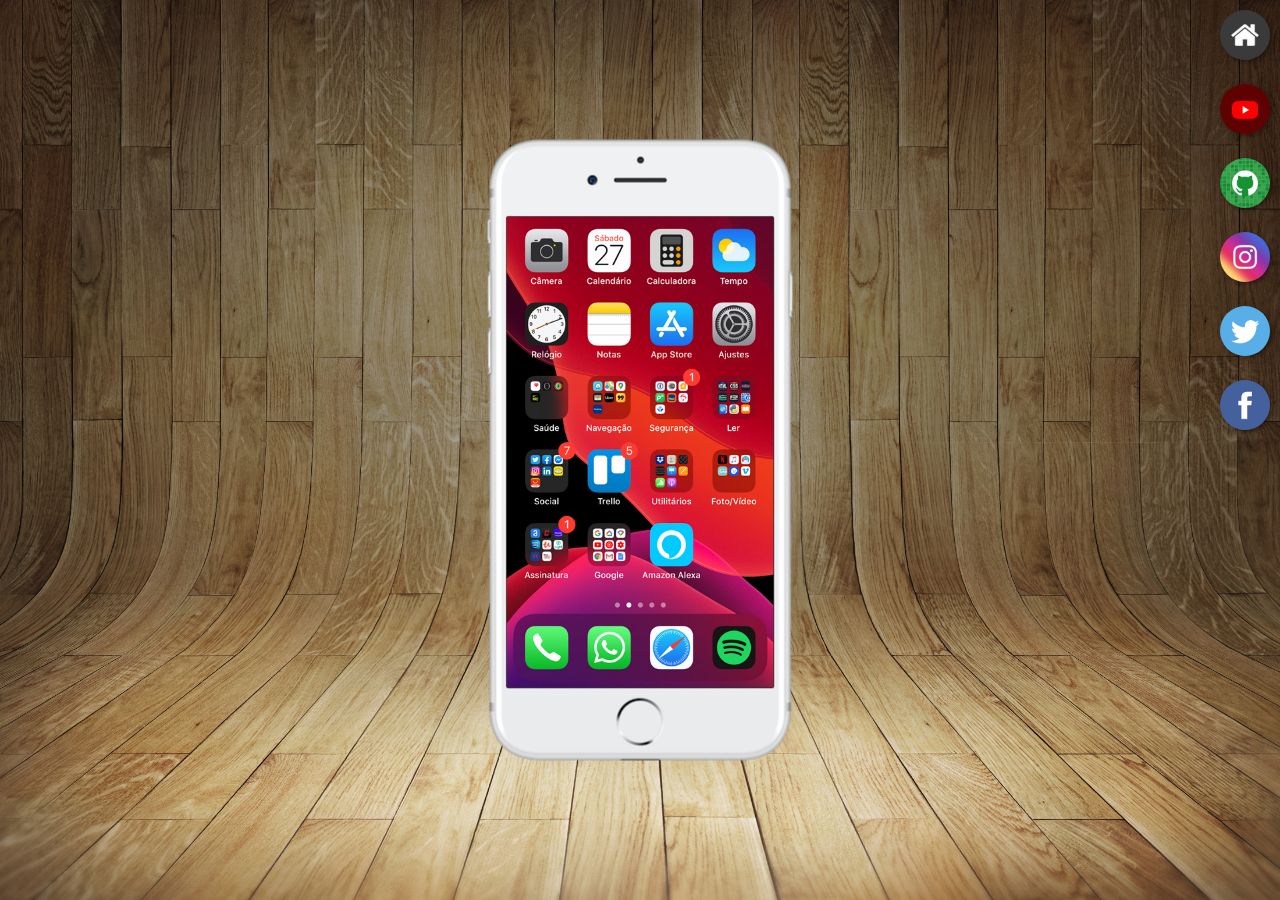
<file: index.html>
<!DOCTYPE html>
<html lang="pt-br">
<head>
    <meta charset="UTF-8">
    <meta name="viewport" content="width=device-width, initial-scale=1.0">
    <link rel="shortcut icon" href="favicon.ico" type="image/x-icon">
    <title>Projeto Redes Sociais</title>
    <link rel="stylesheet" href="estilos/style.css">
</head>
<body>
        <main>
            <section id="telefone">
                <iframe src="home.html" name="tela" id="tela" frameborder="0">
                    Seu Navegador Não é Compatível Com Isso.
                </iframe>

                
            </section>
            <section id="redes-sociais">

                <a href="home.html" target="tela"> <img src="imagens/logo-home.jpg" alt=""></a><br>
                <a href="youtube.html" target="tela"> <img src="imagens/logo-youtube.jpg" alt=""></a><br>
                <a href="github.html" target="tela"> <img src="imagens/logo-github.jpg" alt=""></a><br>
                <a href="instagram.html" target="tela"> <img src="imagens/logo-instagram.jpg" alt=""></a><br>
                <a href="twiter.html" target="tela"> <img src="imagens/logo-twitter.jpg" alt=""></a><br>
                <a href="facebook.html" target="tela"> <img src="imagens/logo-facebook.jpg" alt=""></a><br>
                

            </section>
        </main>
    
</body>
</html>
</file>
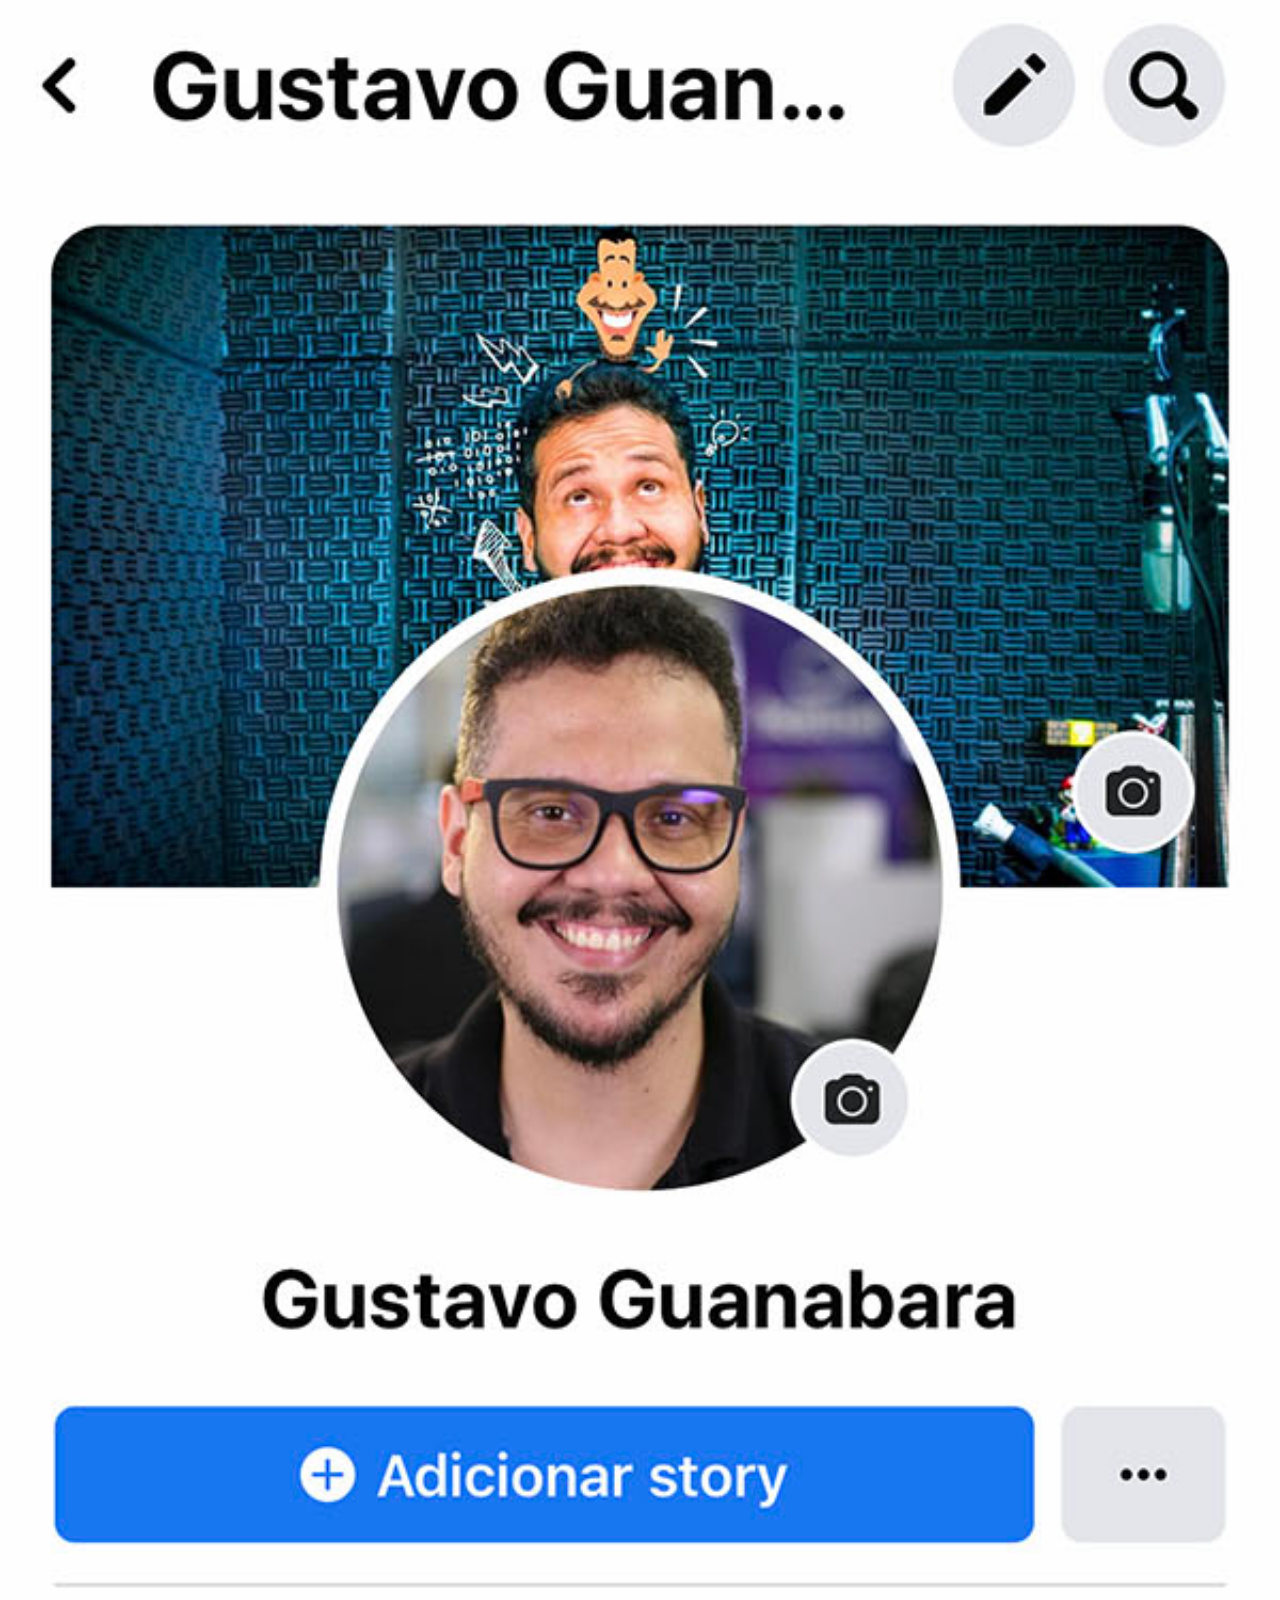
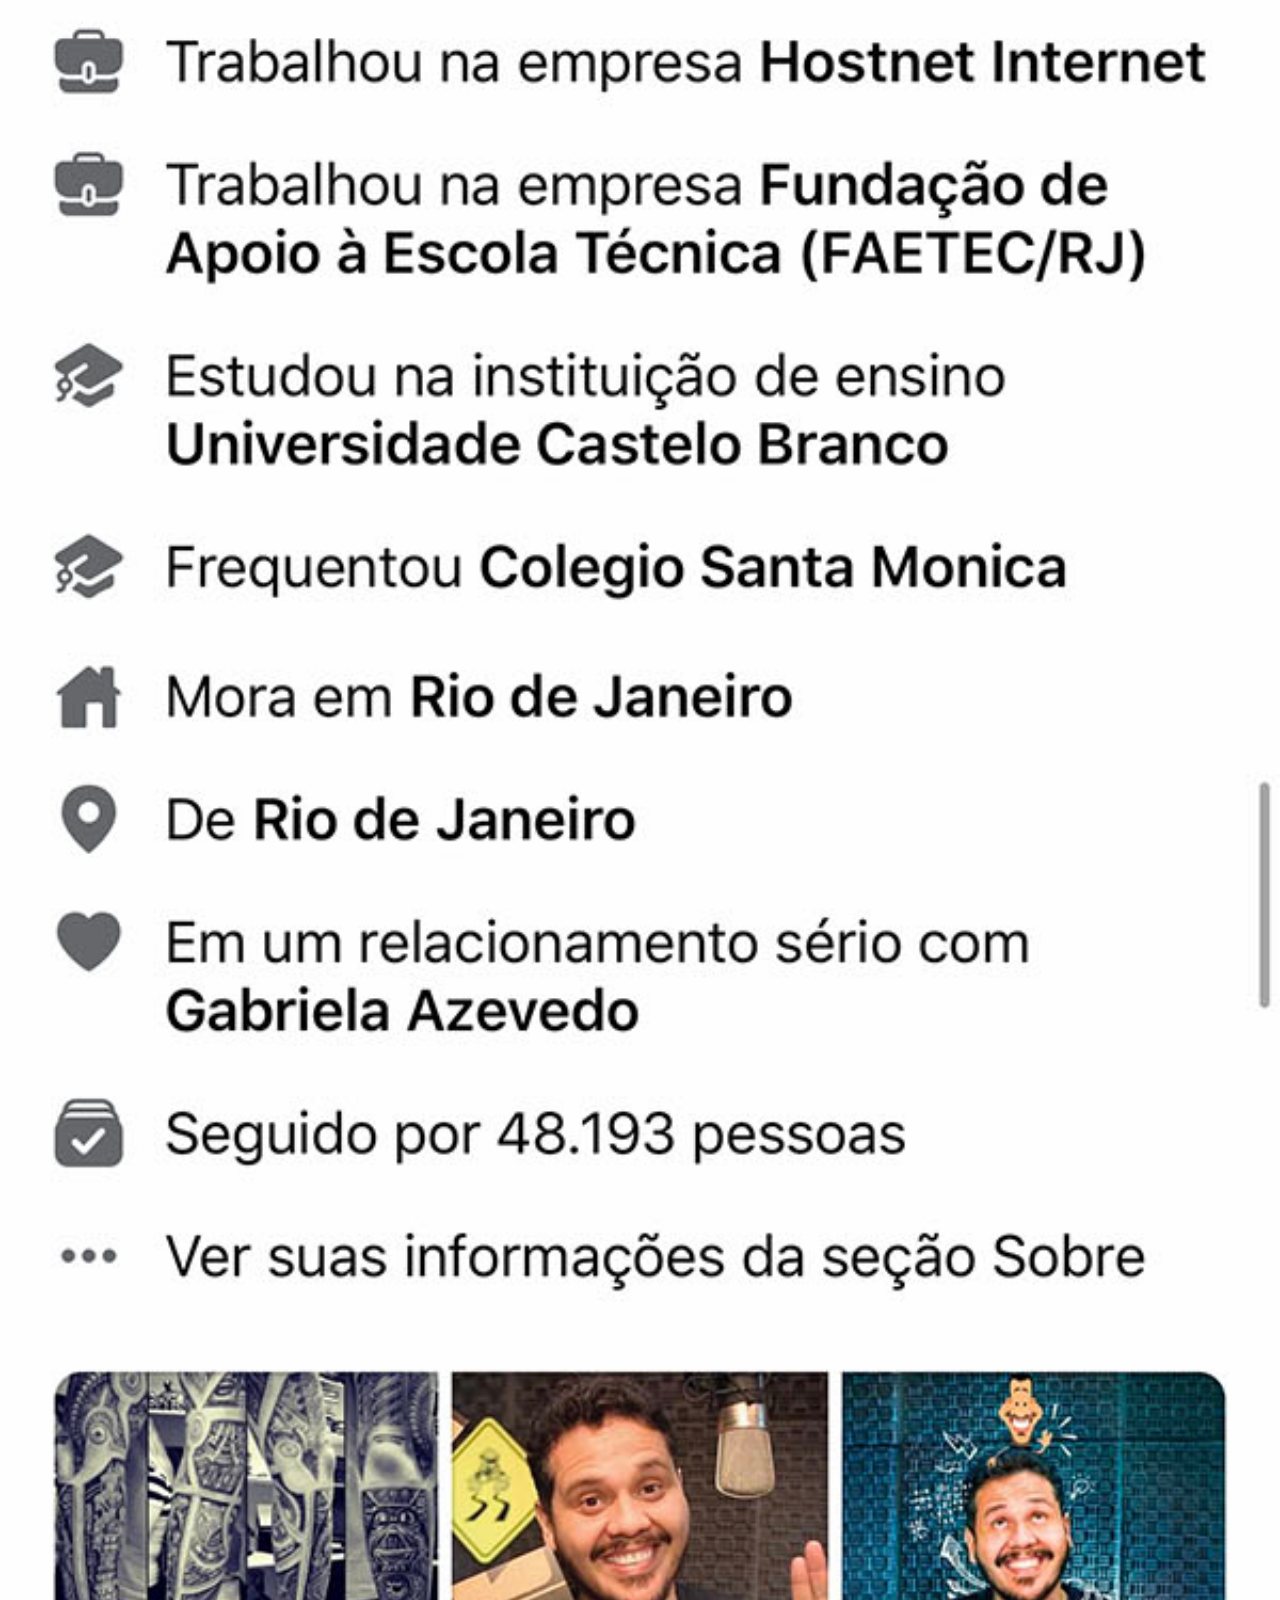
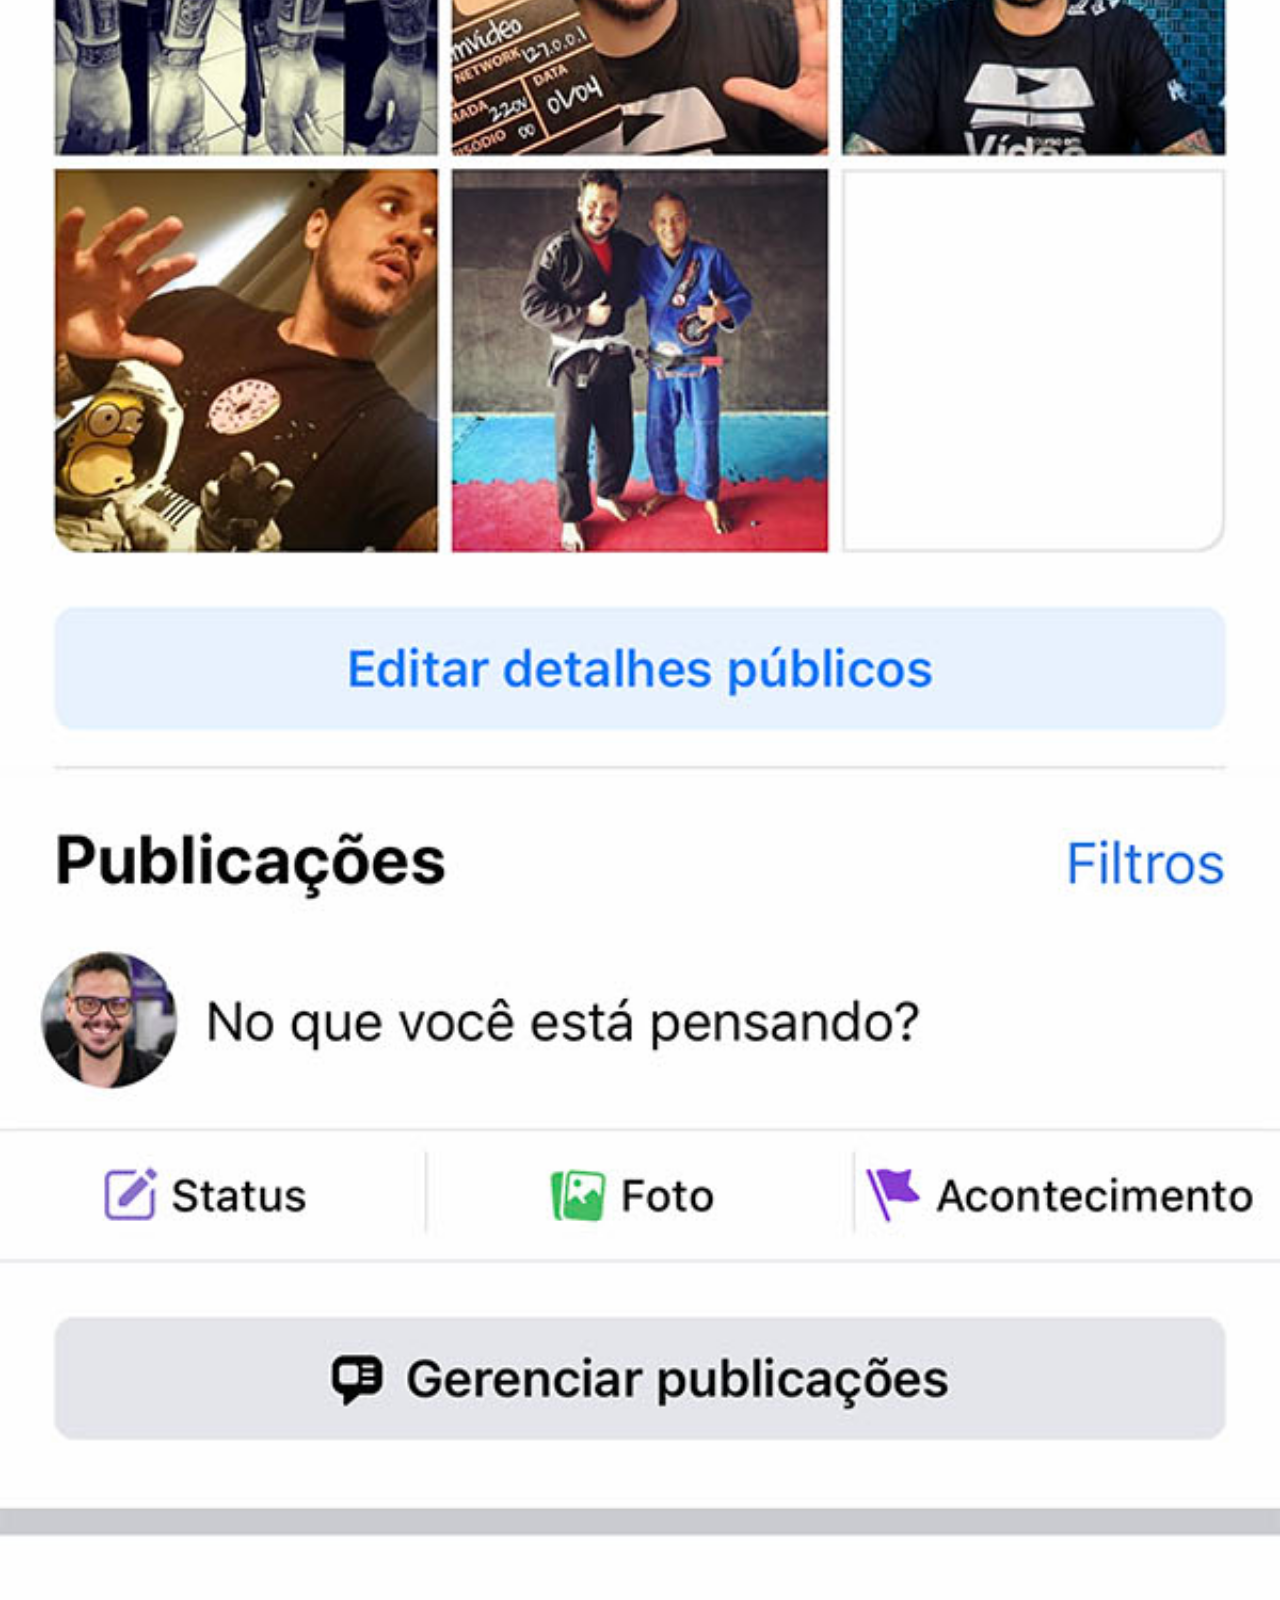
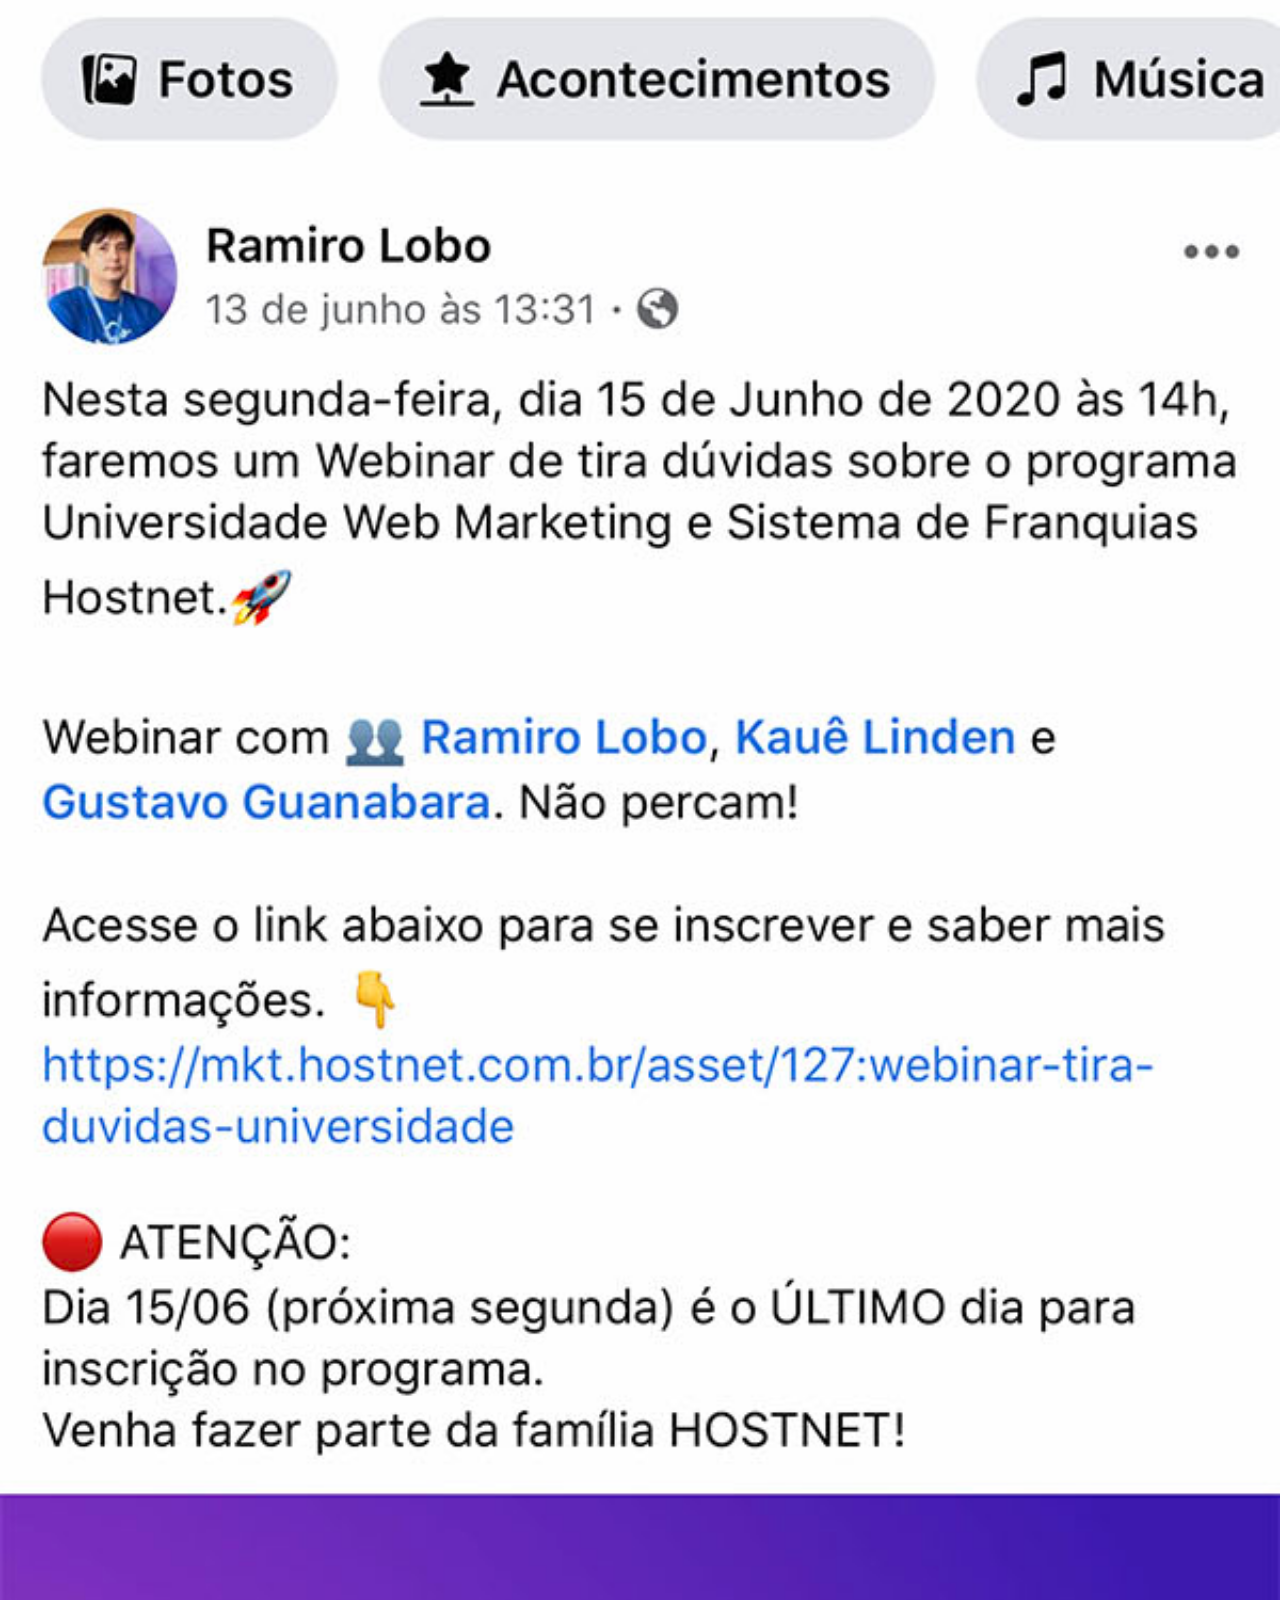
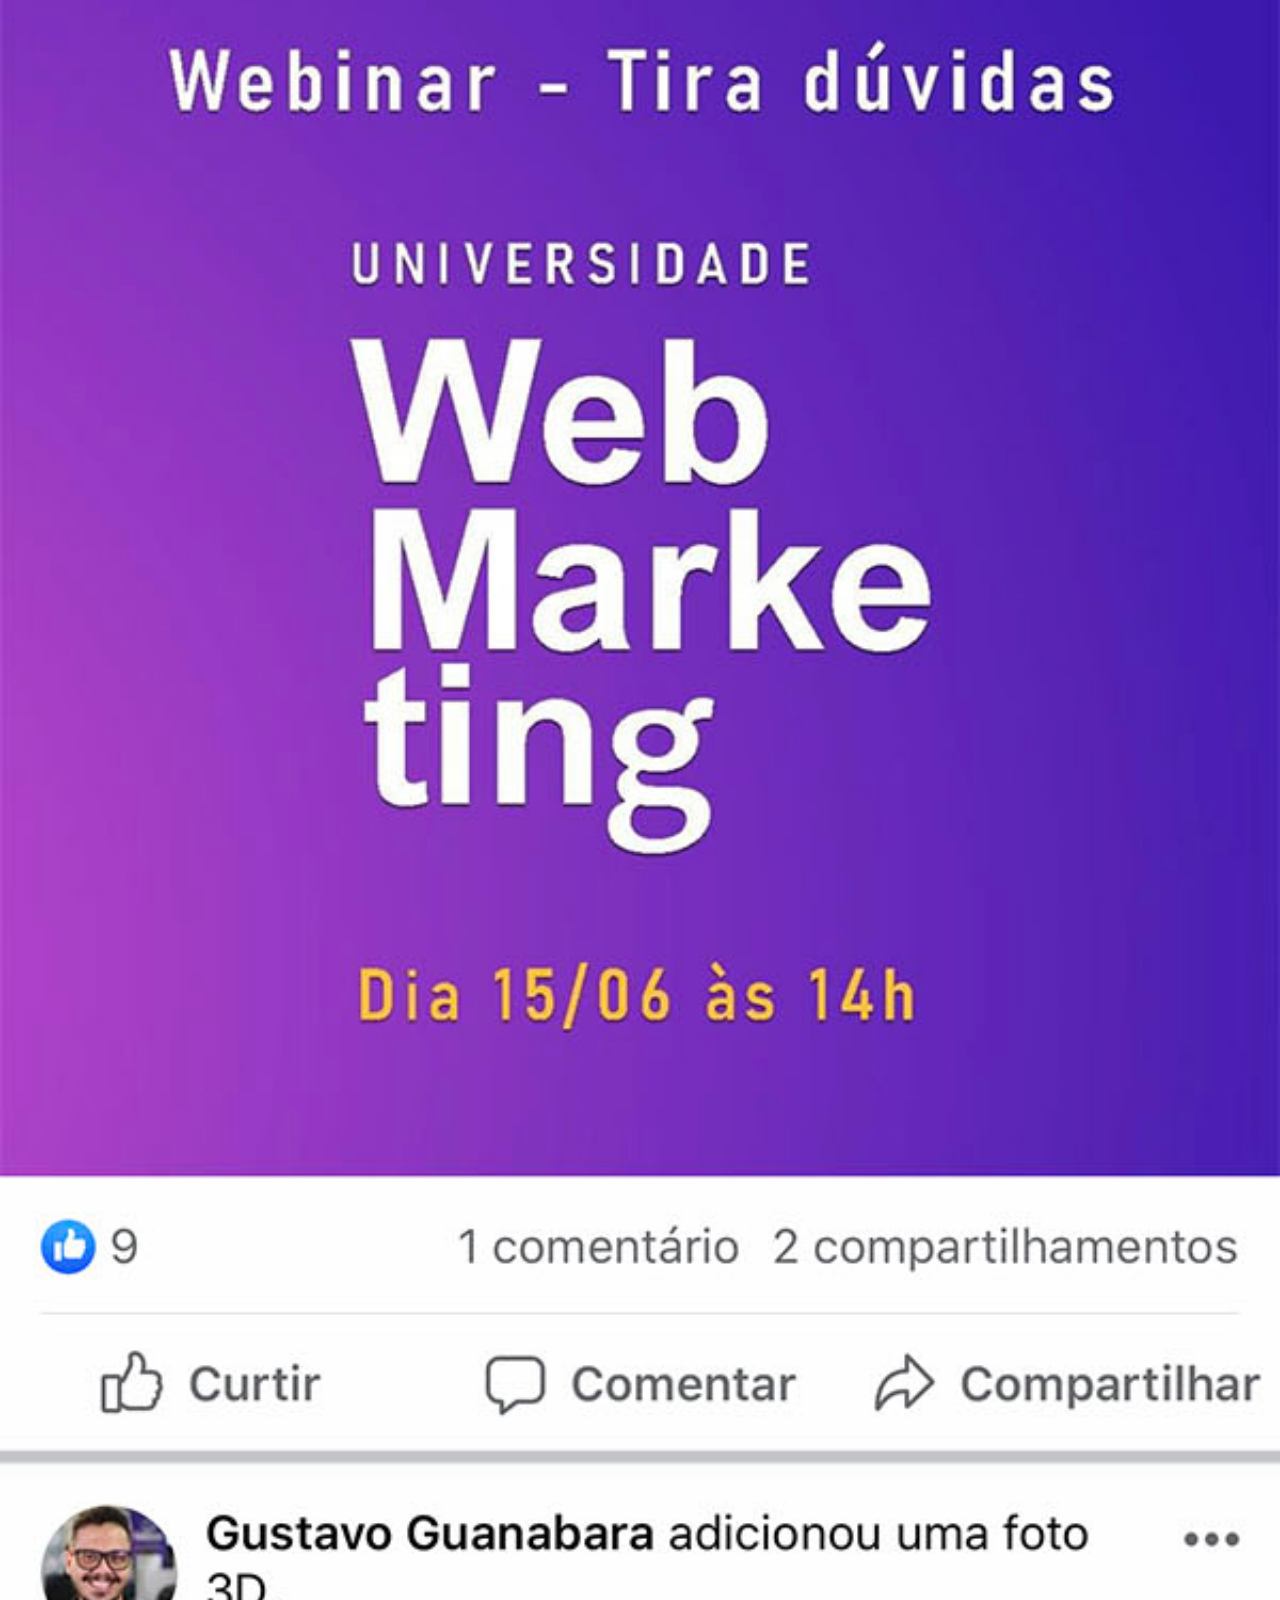
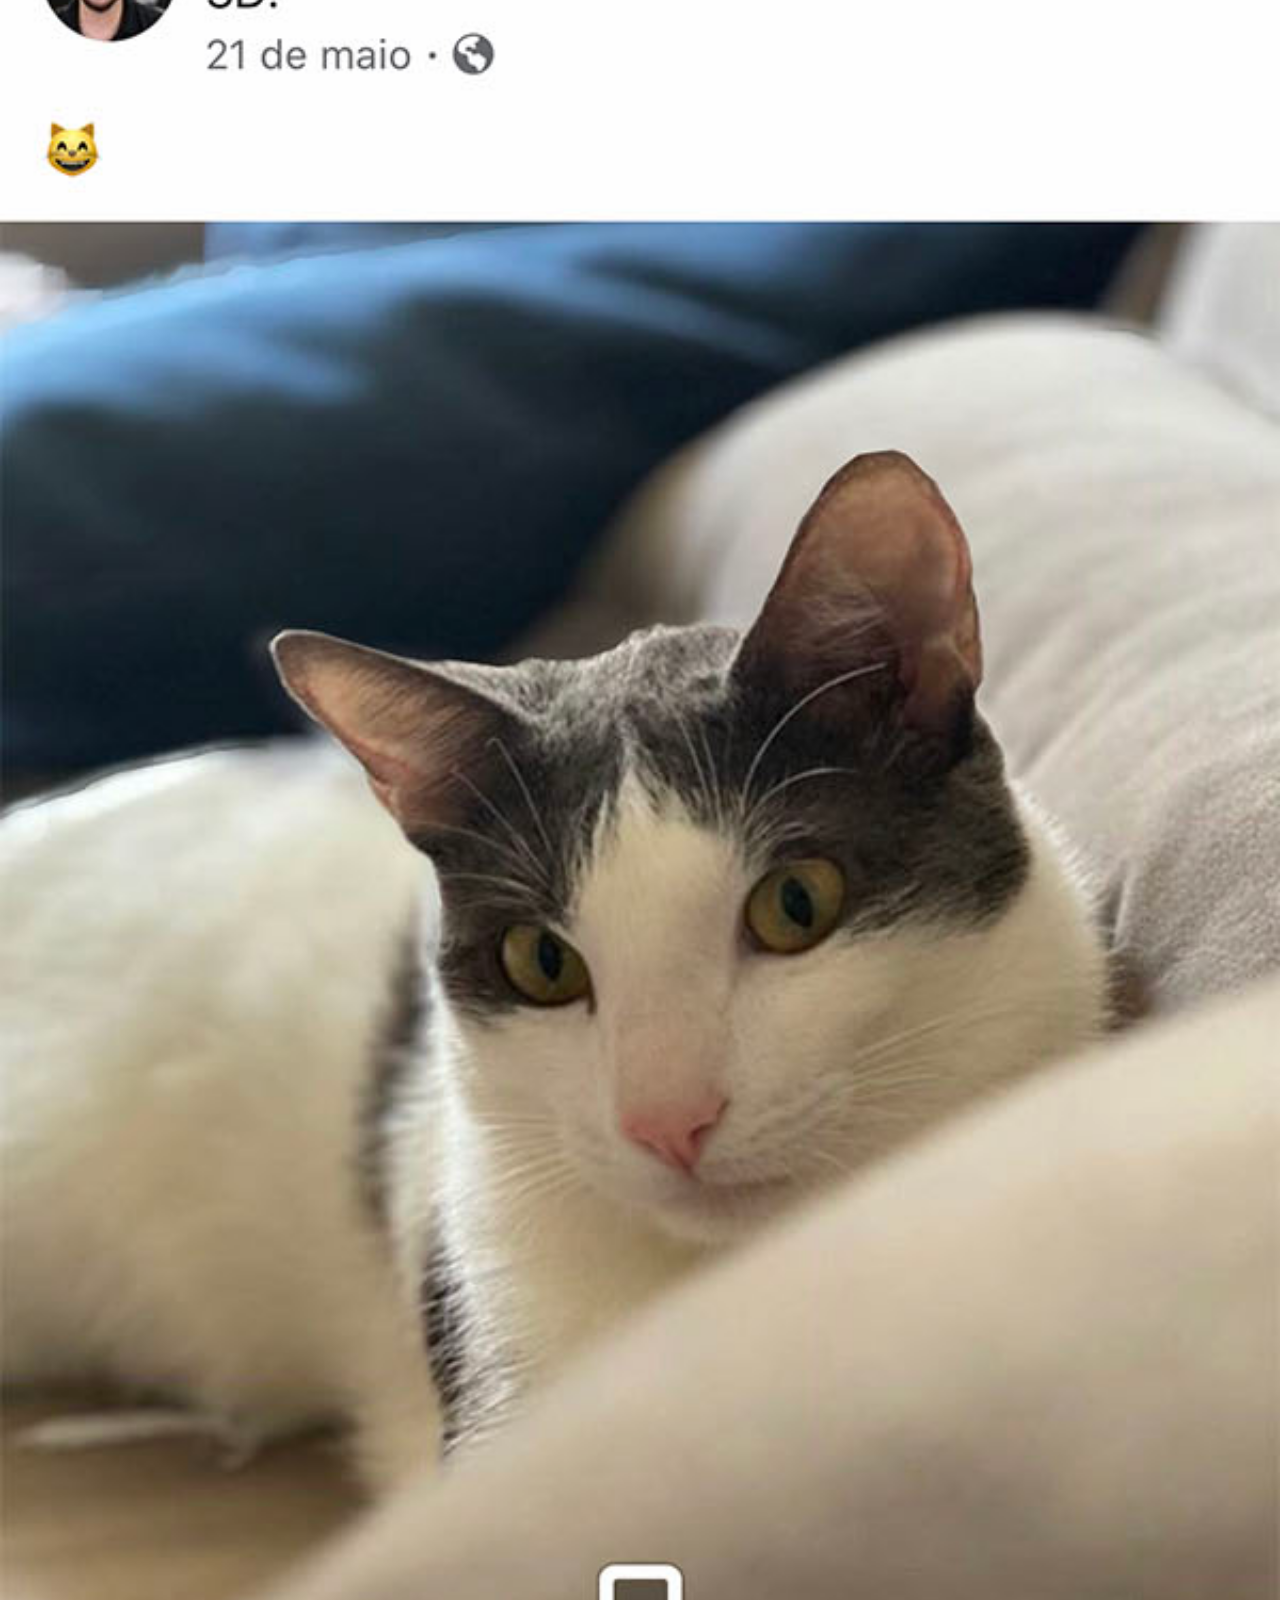
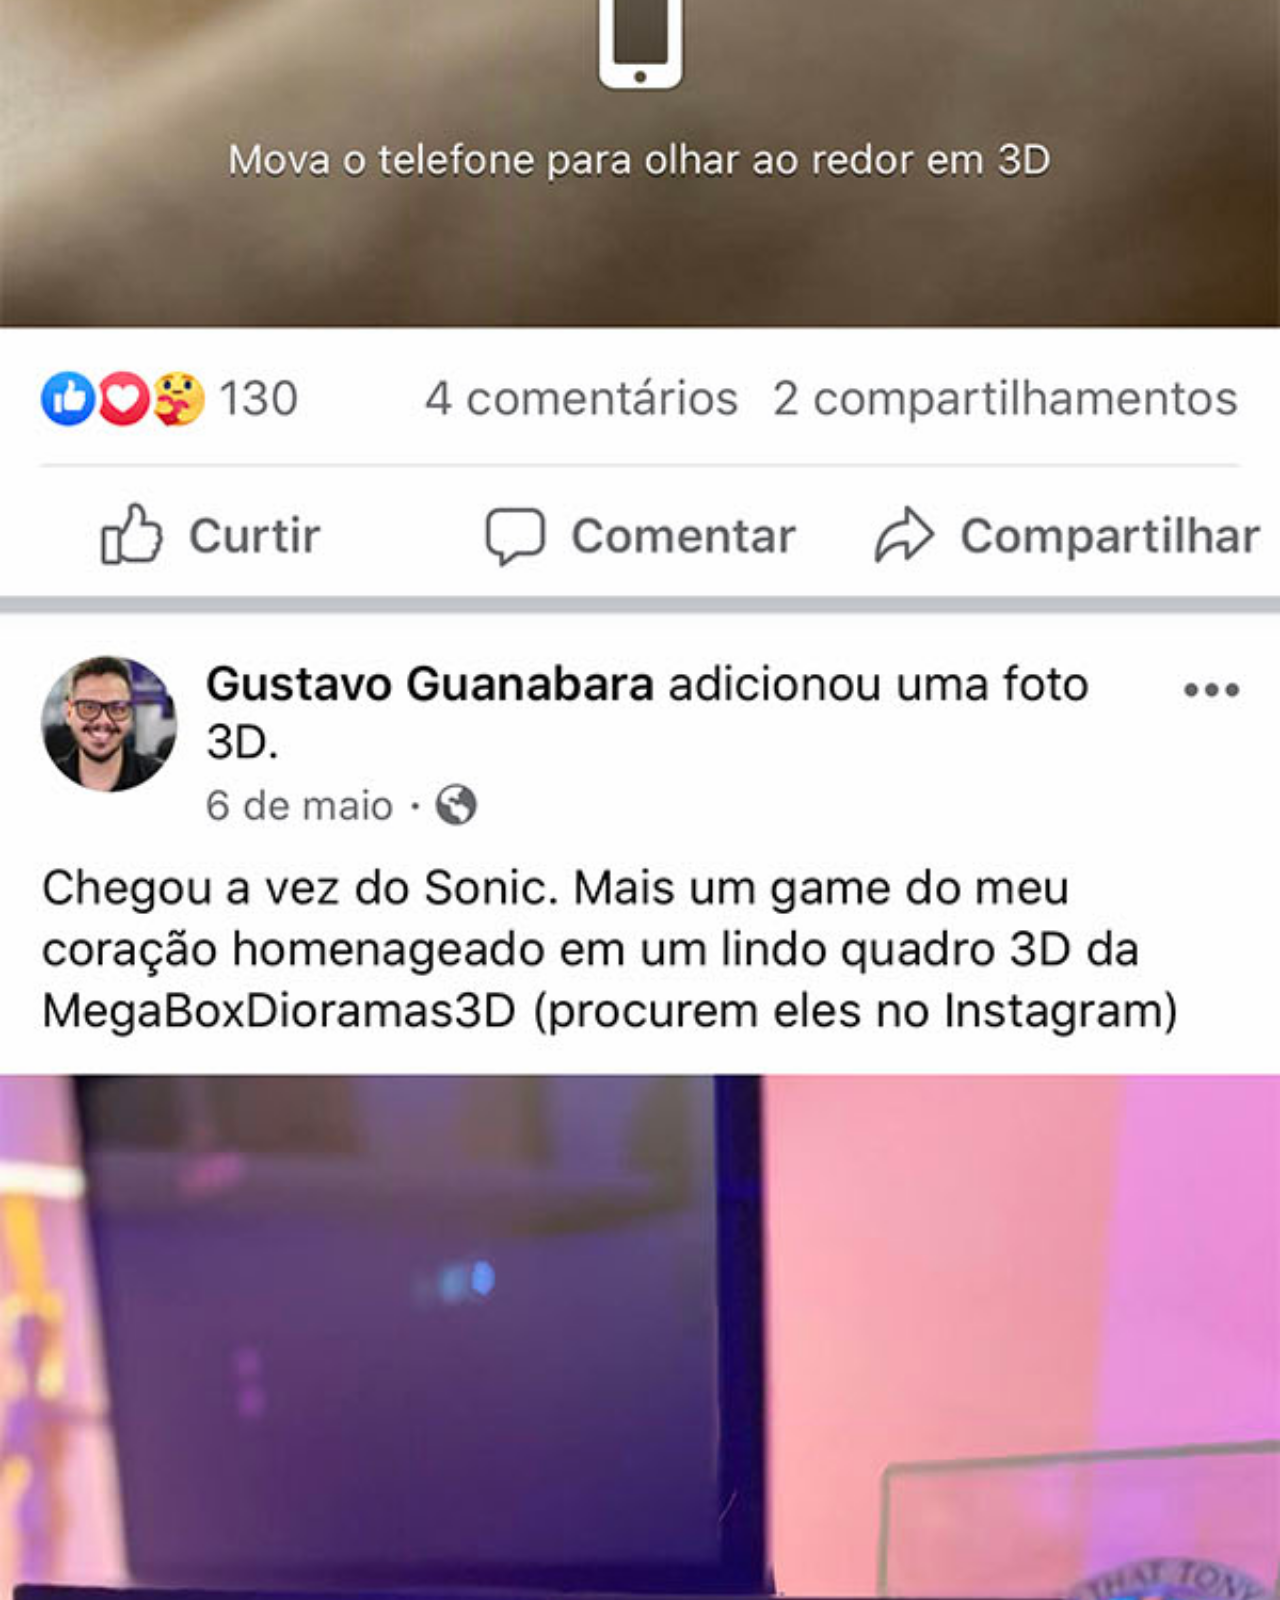
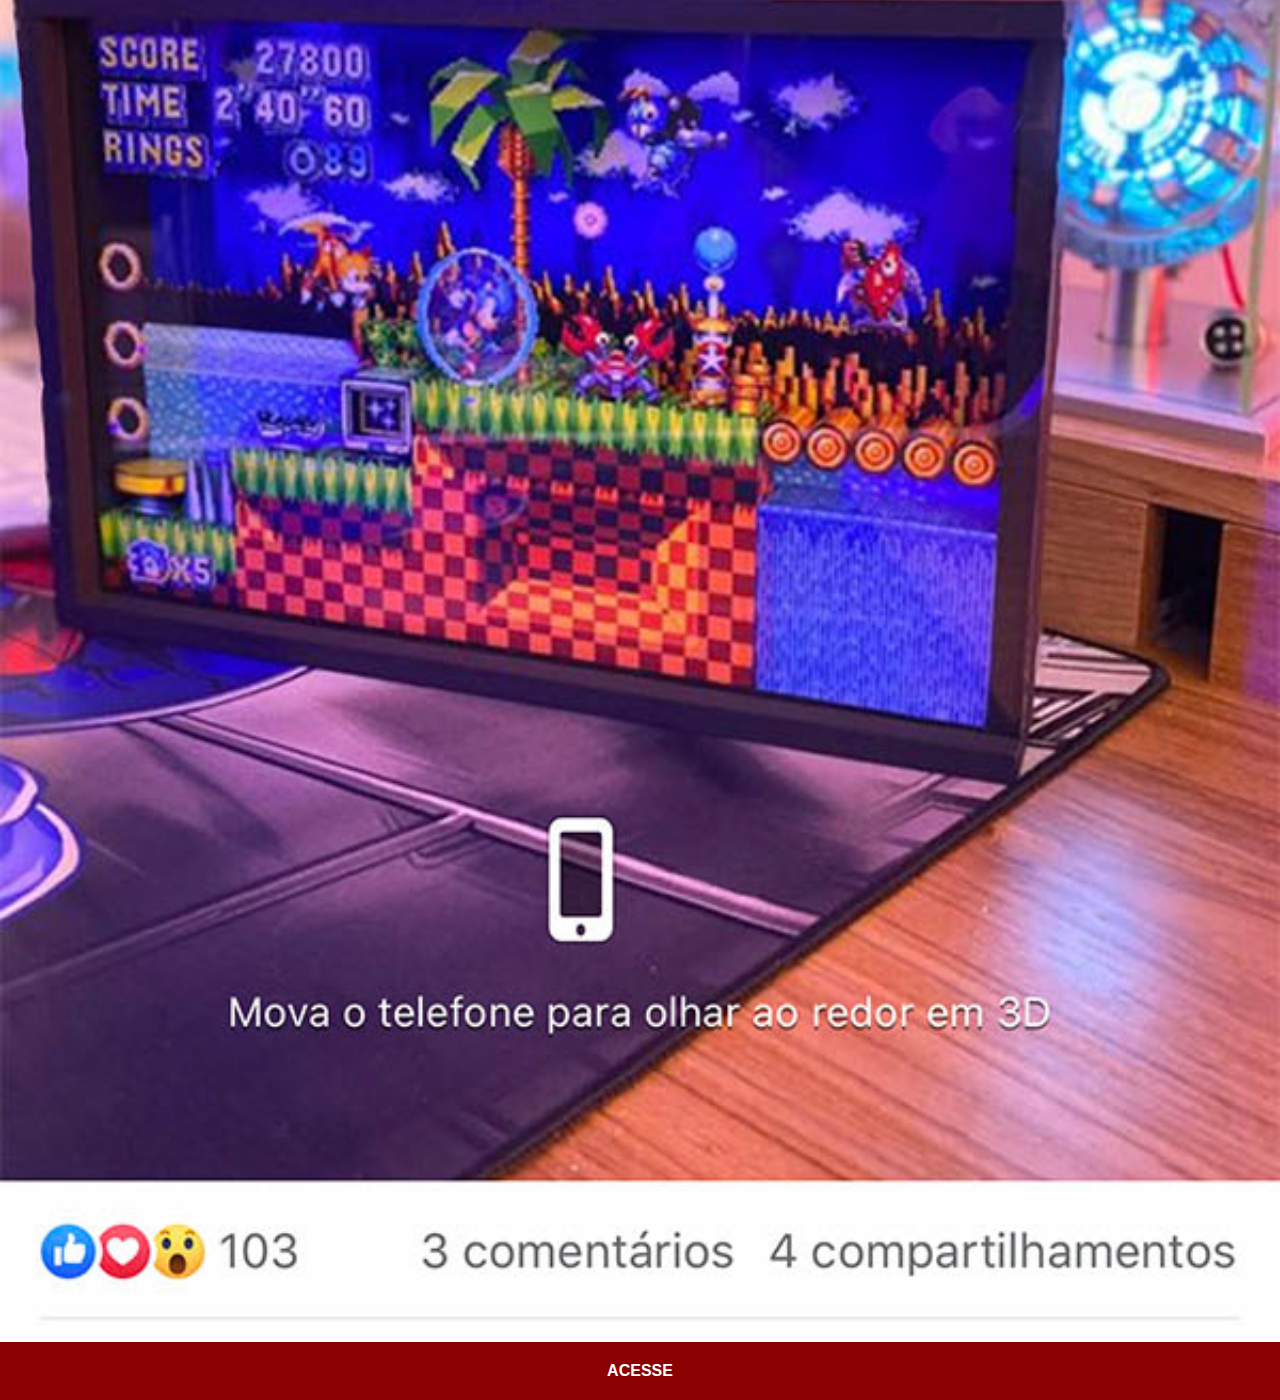
<file: facebook.html>
<!DOCTYPE html>
<html lang="pt-br">
<head>
    <meta charset="UTF-8">
    <meta name="viewport" content="width=device-width, initial-scale=1.0">
    <title>Facebook</title>
    <link rel="stylesheet" href="estilos/social.css">
</head>
<body>
    <img src="imagens/tela-facebook.jpg" alt="Facebook">
    <a href="https://www.facebook.com/gustavoguanabara/?locale=pt_BR" target="_blank">ACESSE</a>
</body>
</html>
</file>
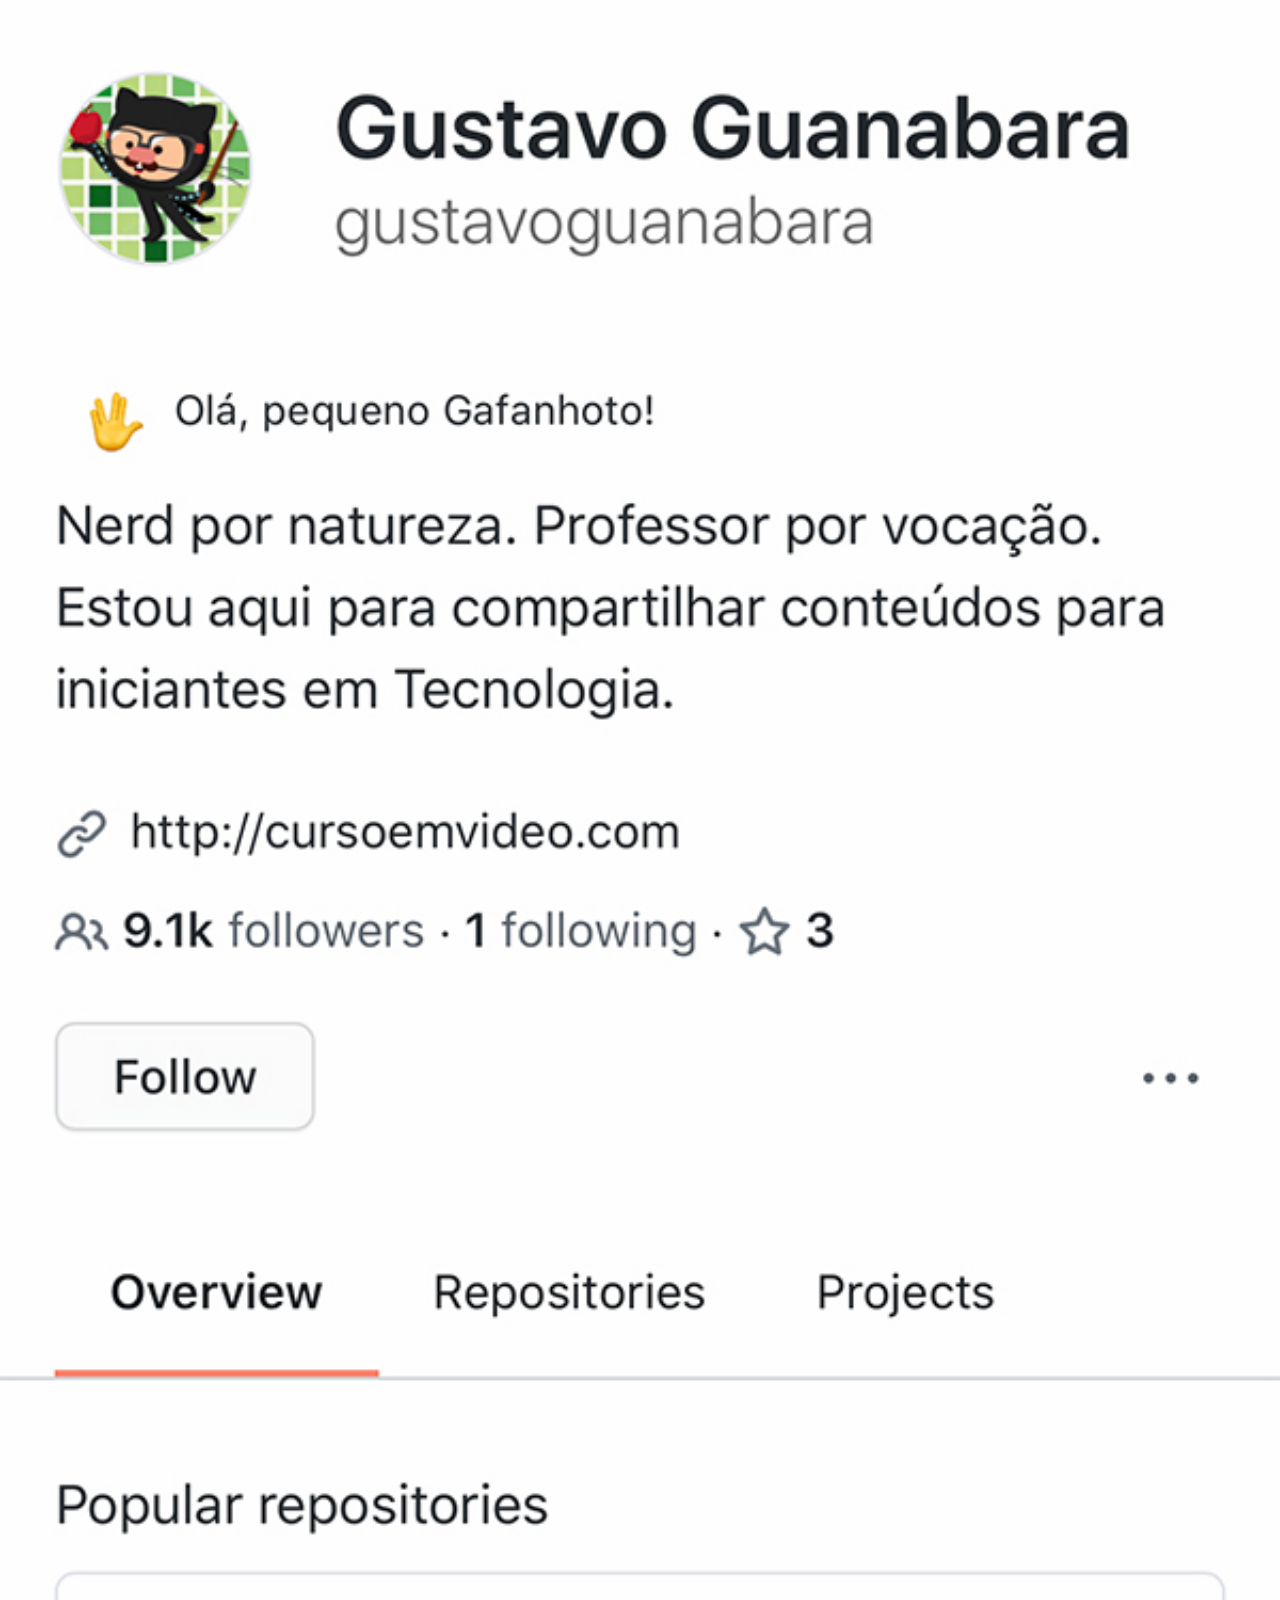
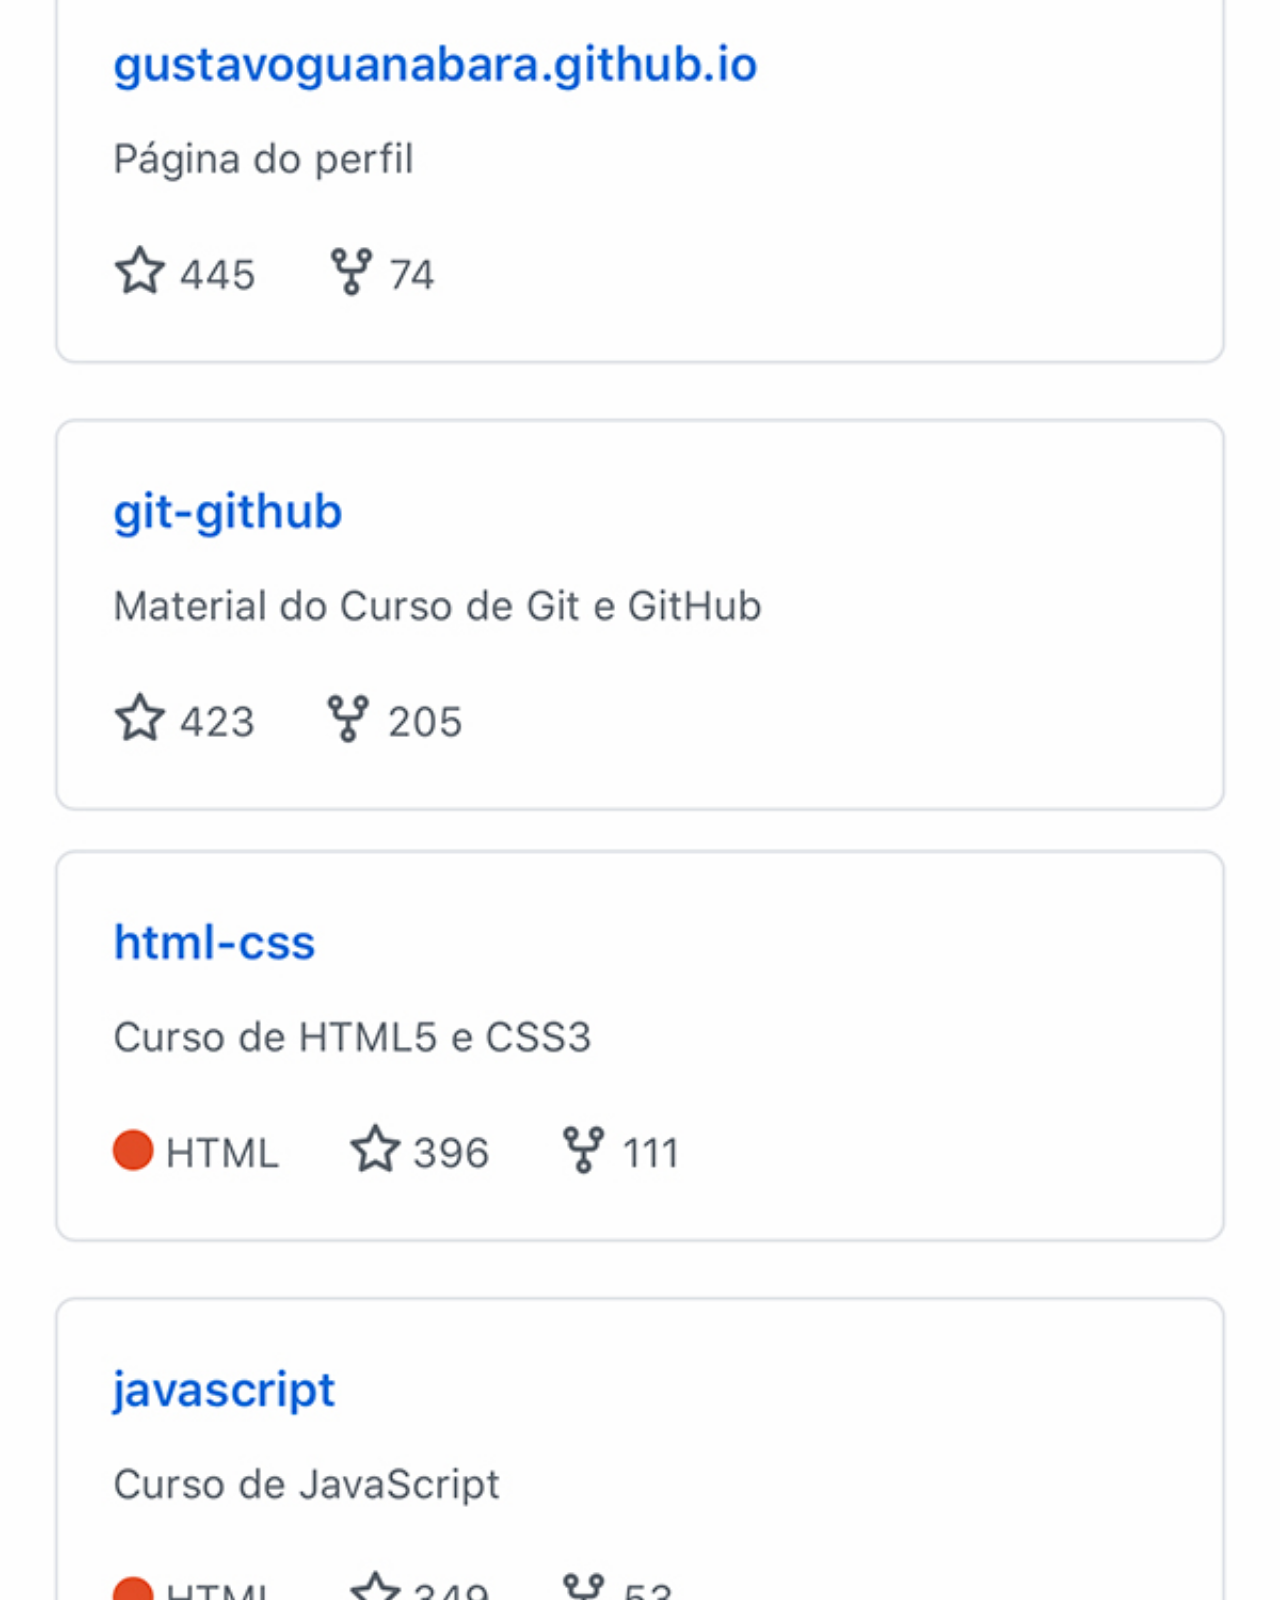
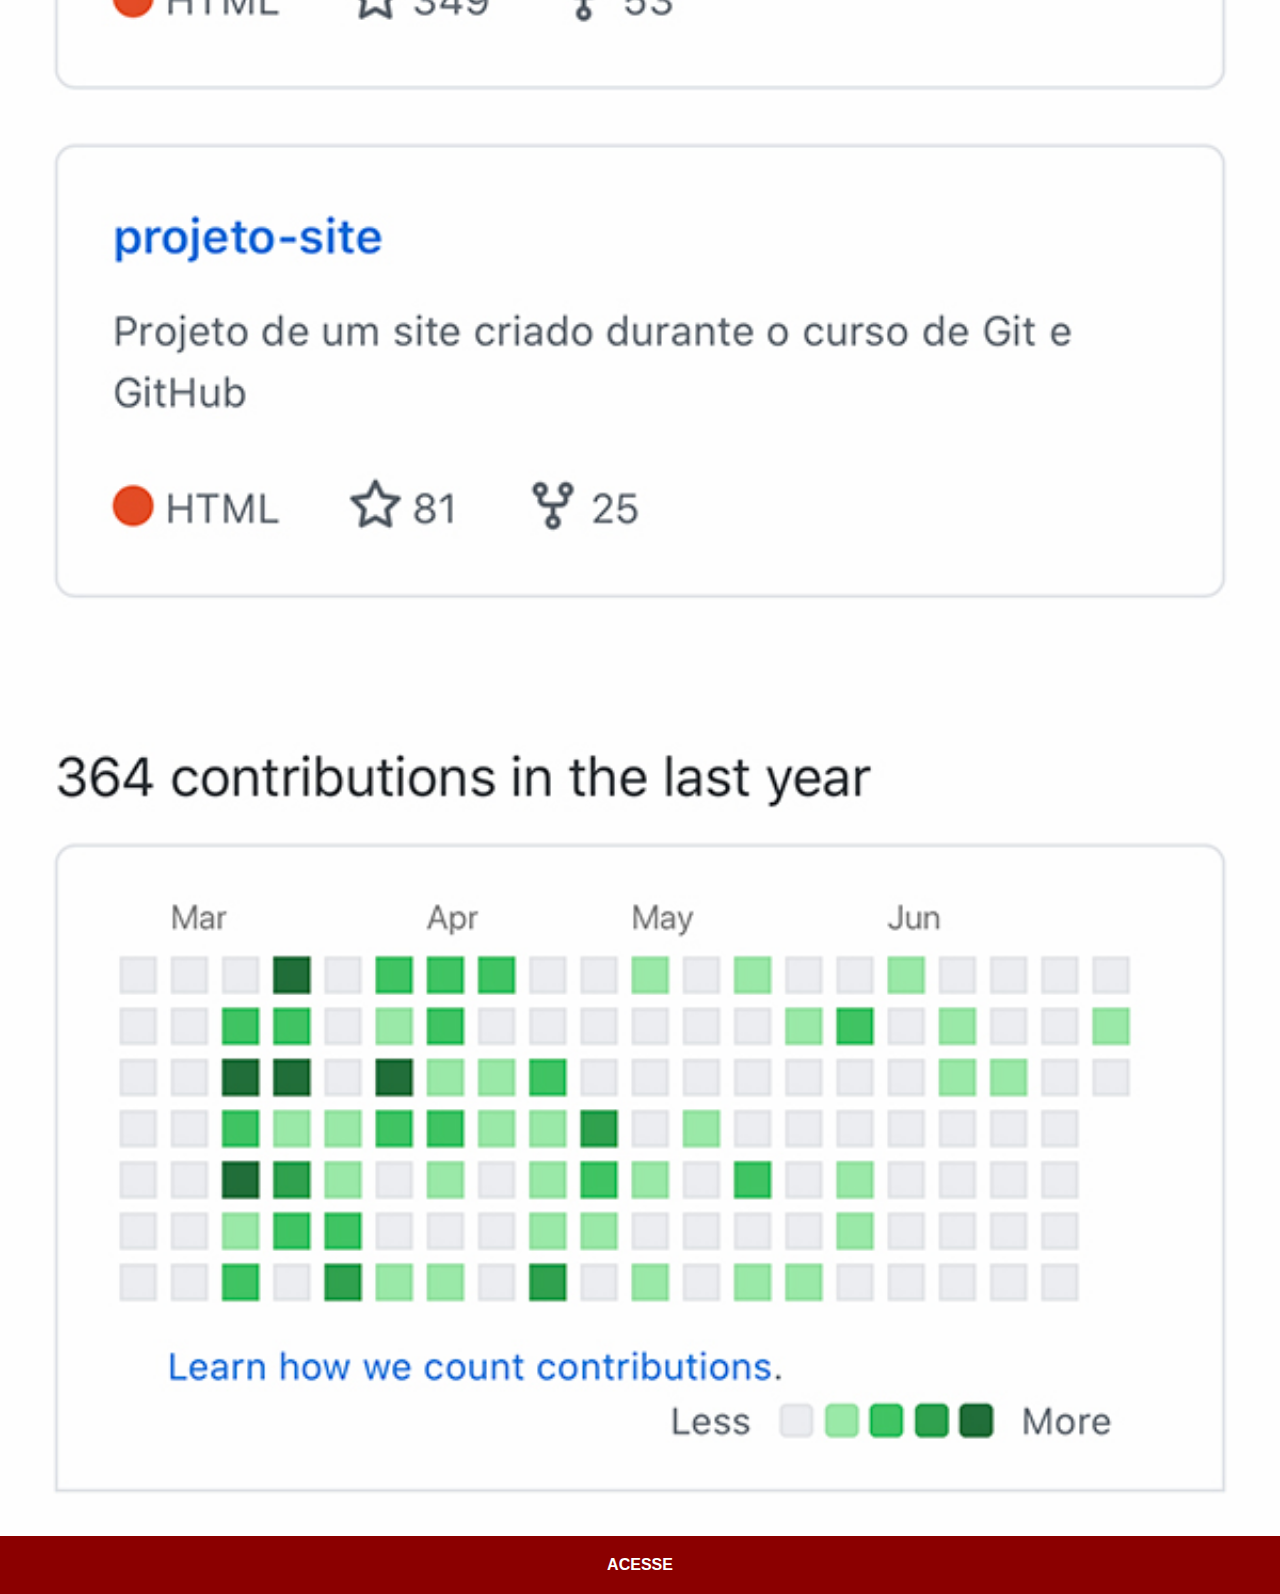
<file: github.html>
<!DOCTYPE html>
<html lang="pt-br">
<head>
    <meta charset="UTF-8">
    <meta name="viewport" content="width=device-width, initial-scale=1.0">
    <title>GitHub</title>
    <link rel="stylesheet" href="estilos/social.css">
</head>
<body>
    <img src="imagens/tela-github.jpg" alt="GitHub">
    <a href="https://github.com/gustavoguanabara" target="_blank">ACESSE</a>
    
</body>
</html>
</file>
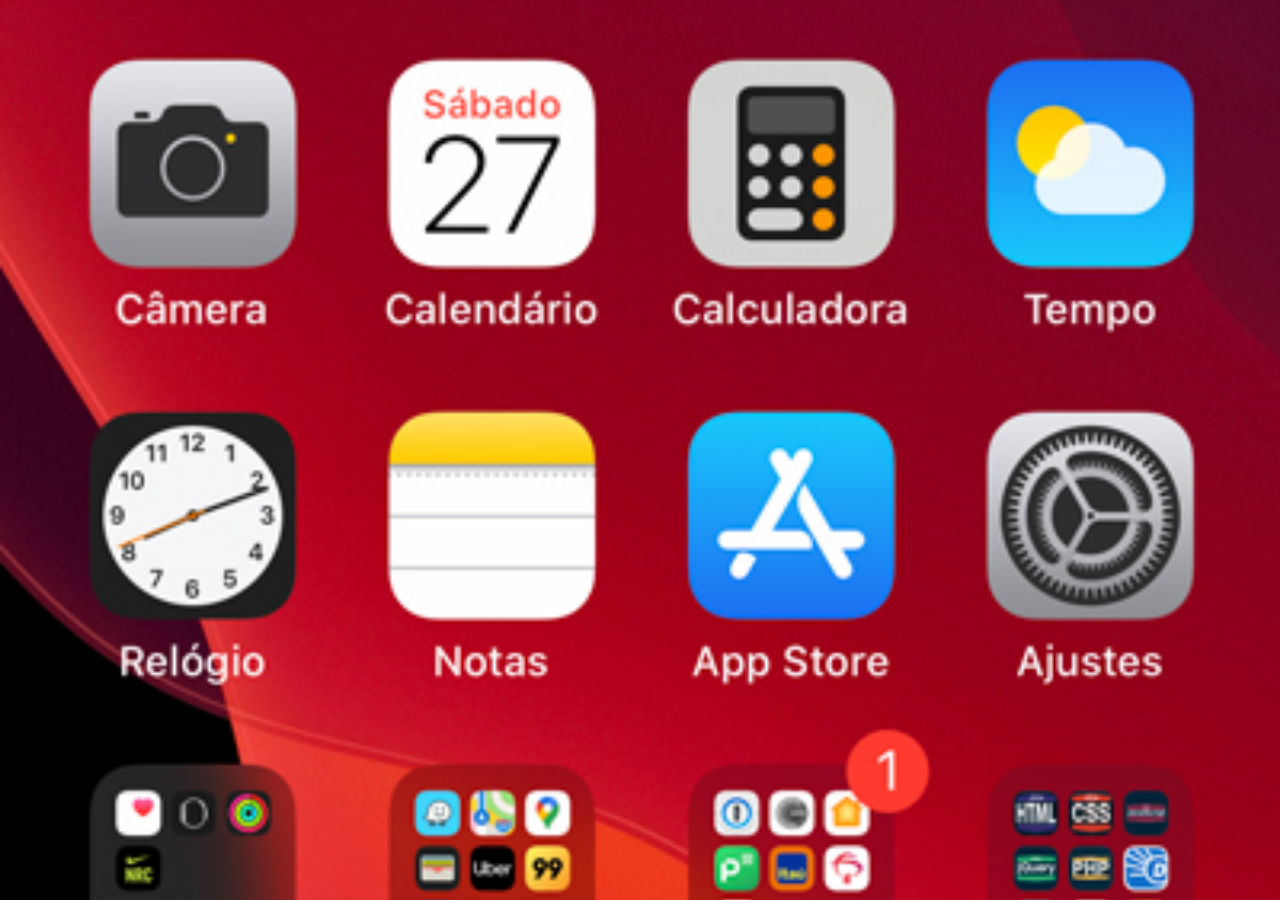
<file: home.html>
<!DOCTYPE html>
<html lang="pt-br">
<head>
    <meta charset="UTF-8">
    <meta name="viewport" content="width=device-width, initial-scale=1.0">
    <title>Home</title>
     <style>
        *{
            margin: 0px;
            padding: 0px;
        }

        body {
            width: 100vw;
            height: 100vh;
            background: black url('imagens/tela-home.jpg') no-repeat top center;
            background-size: cover;
        }


     </style>
</head>
<body>
    
</body>
</html>
</file>
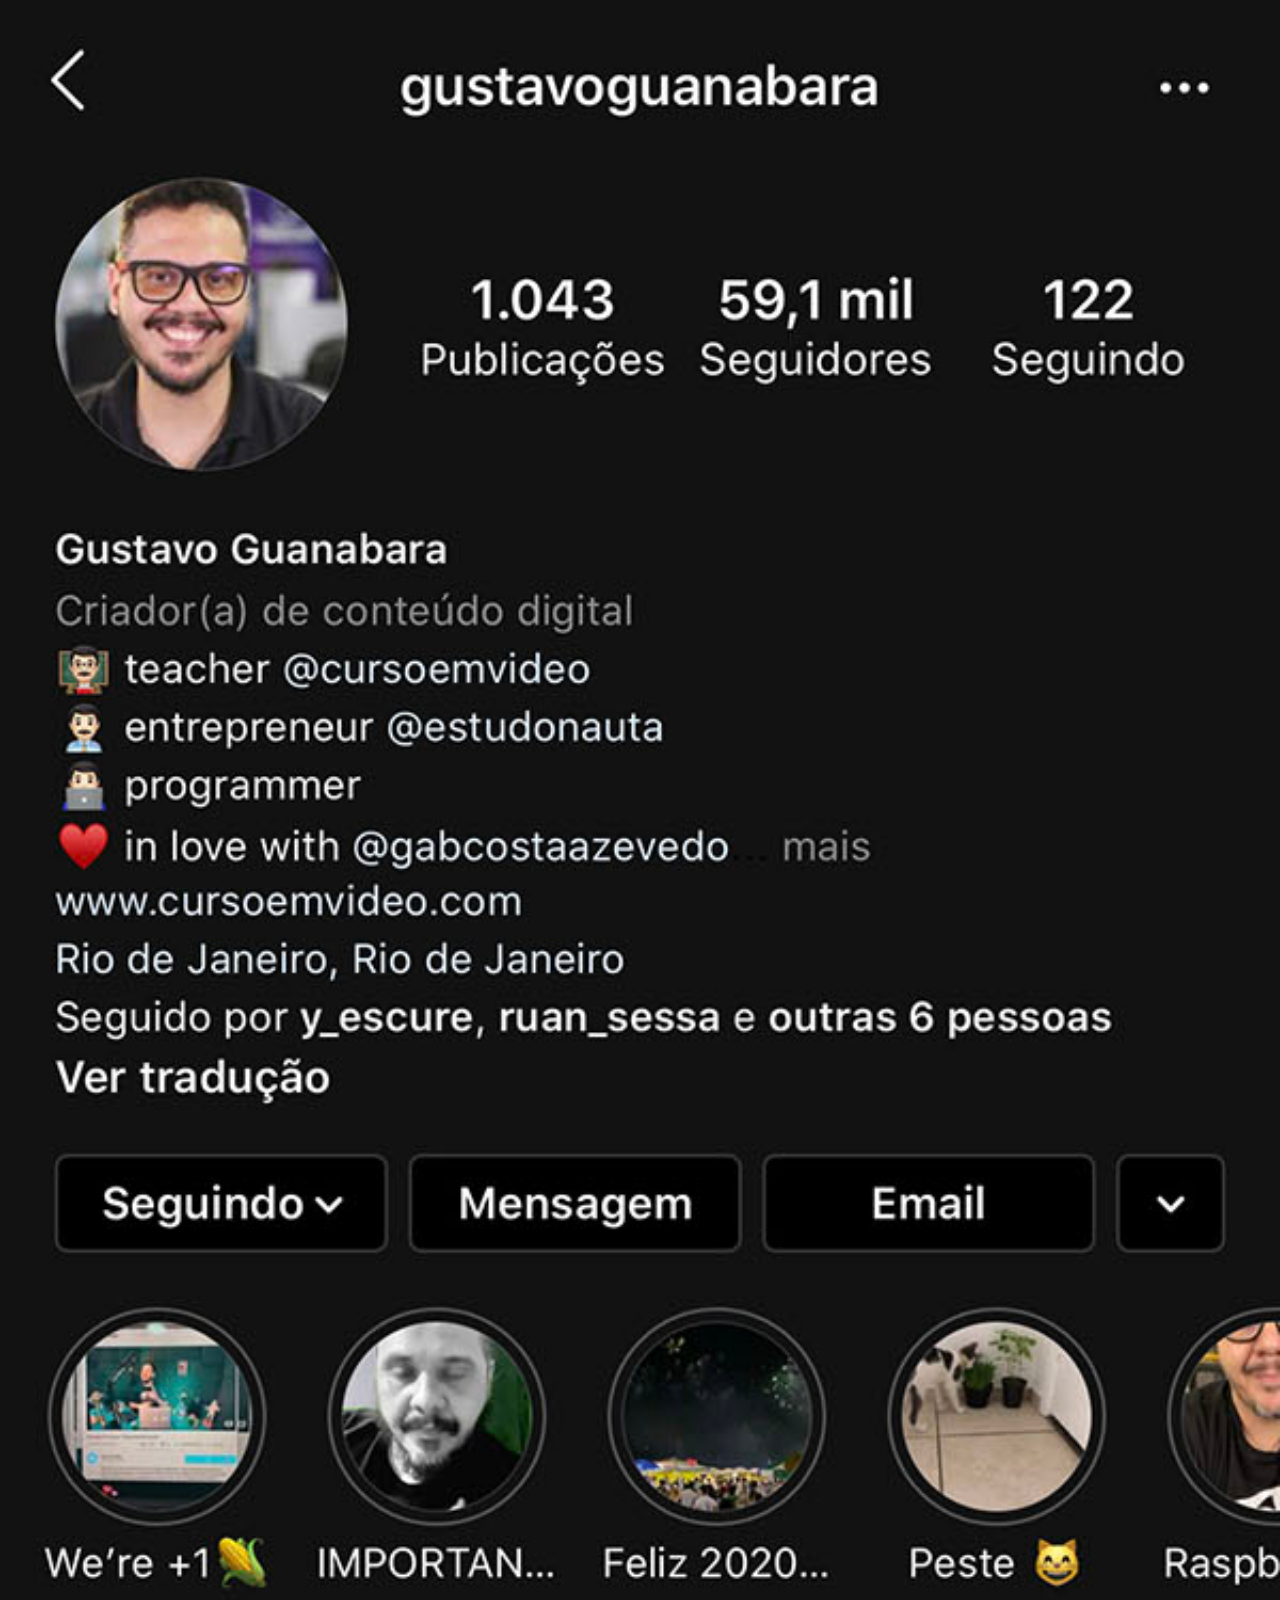
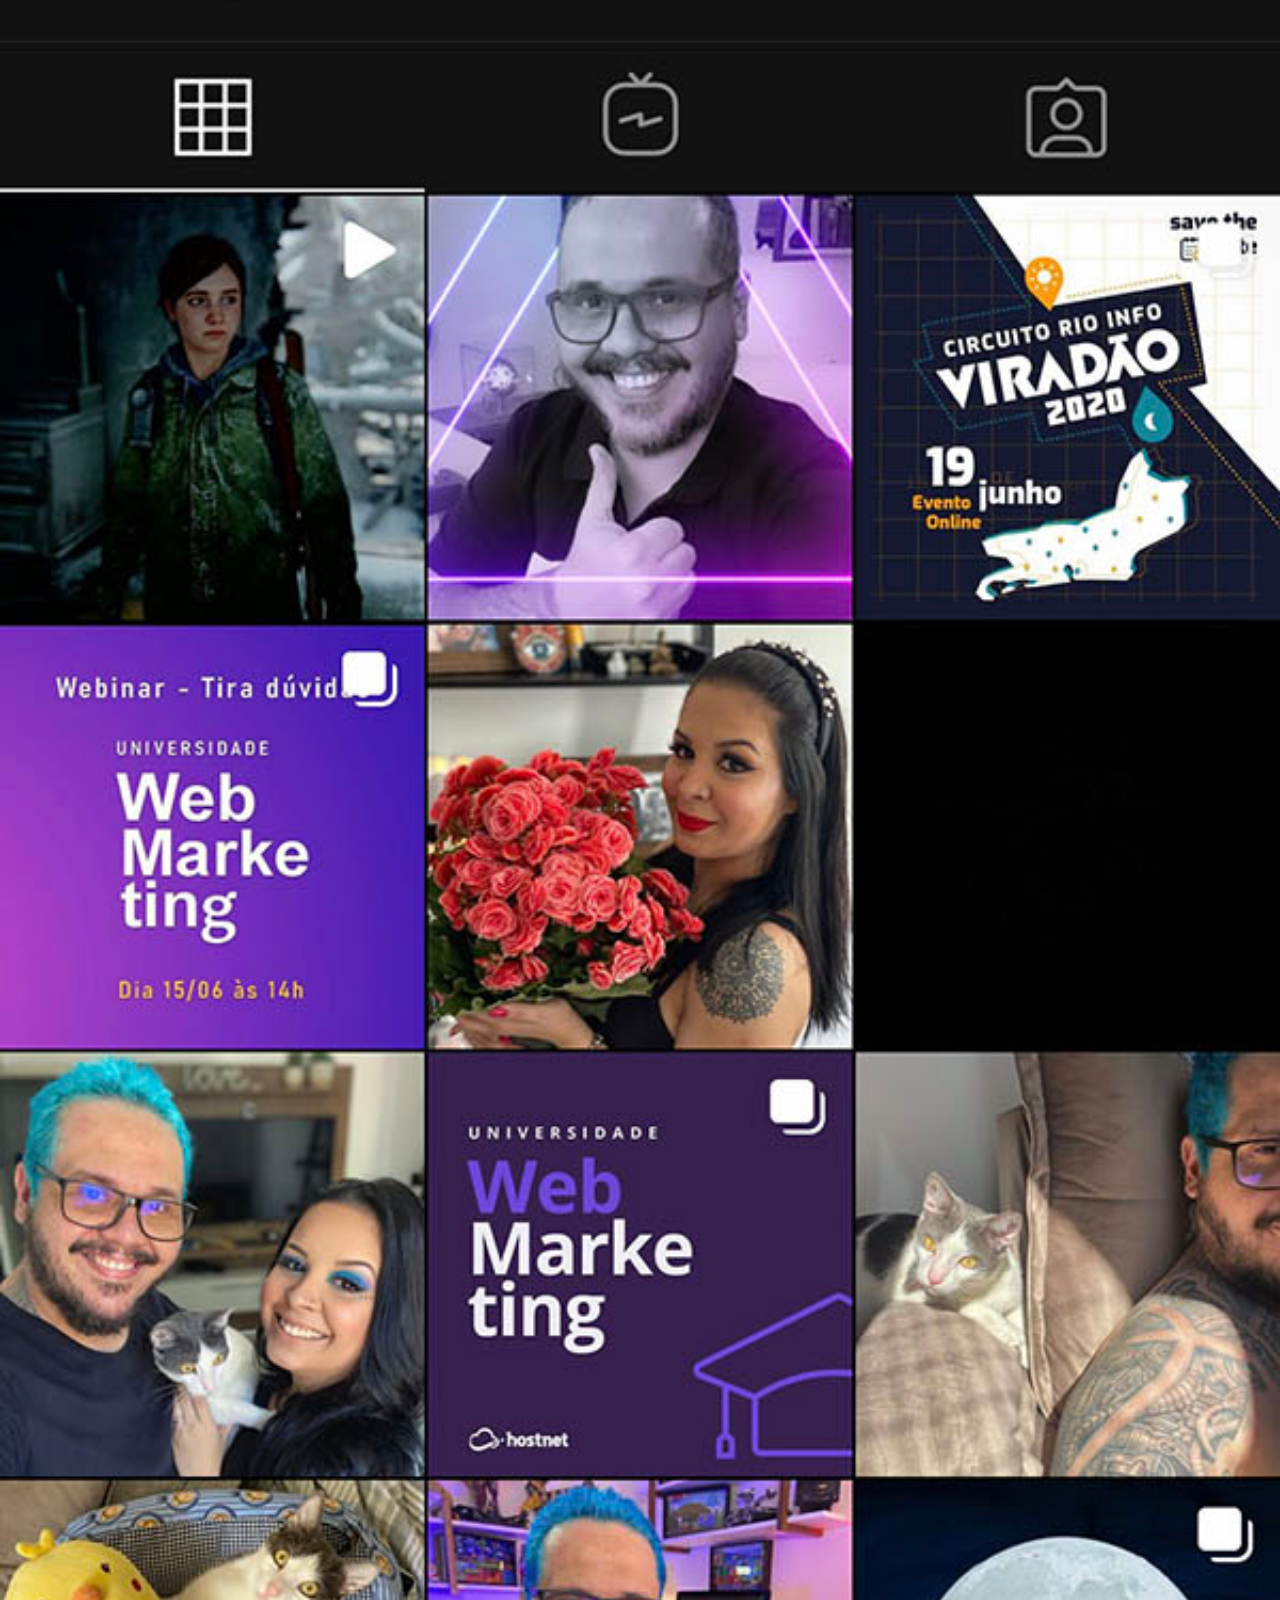
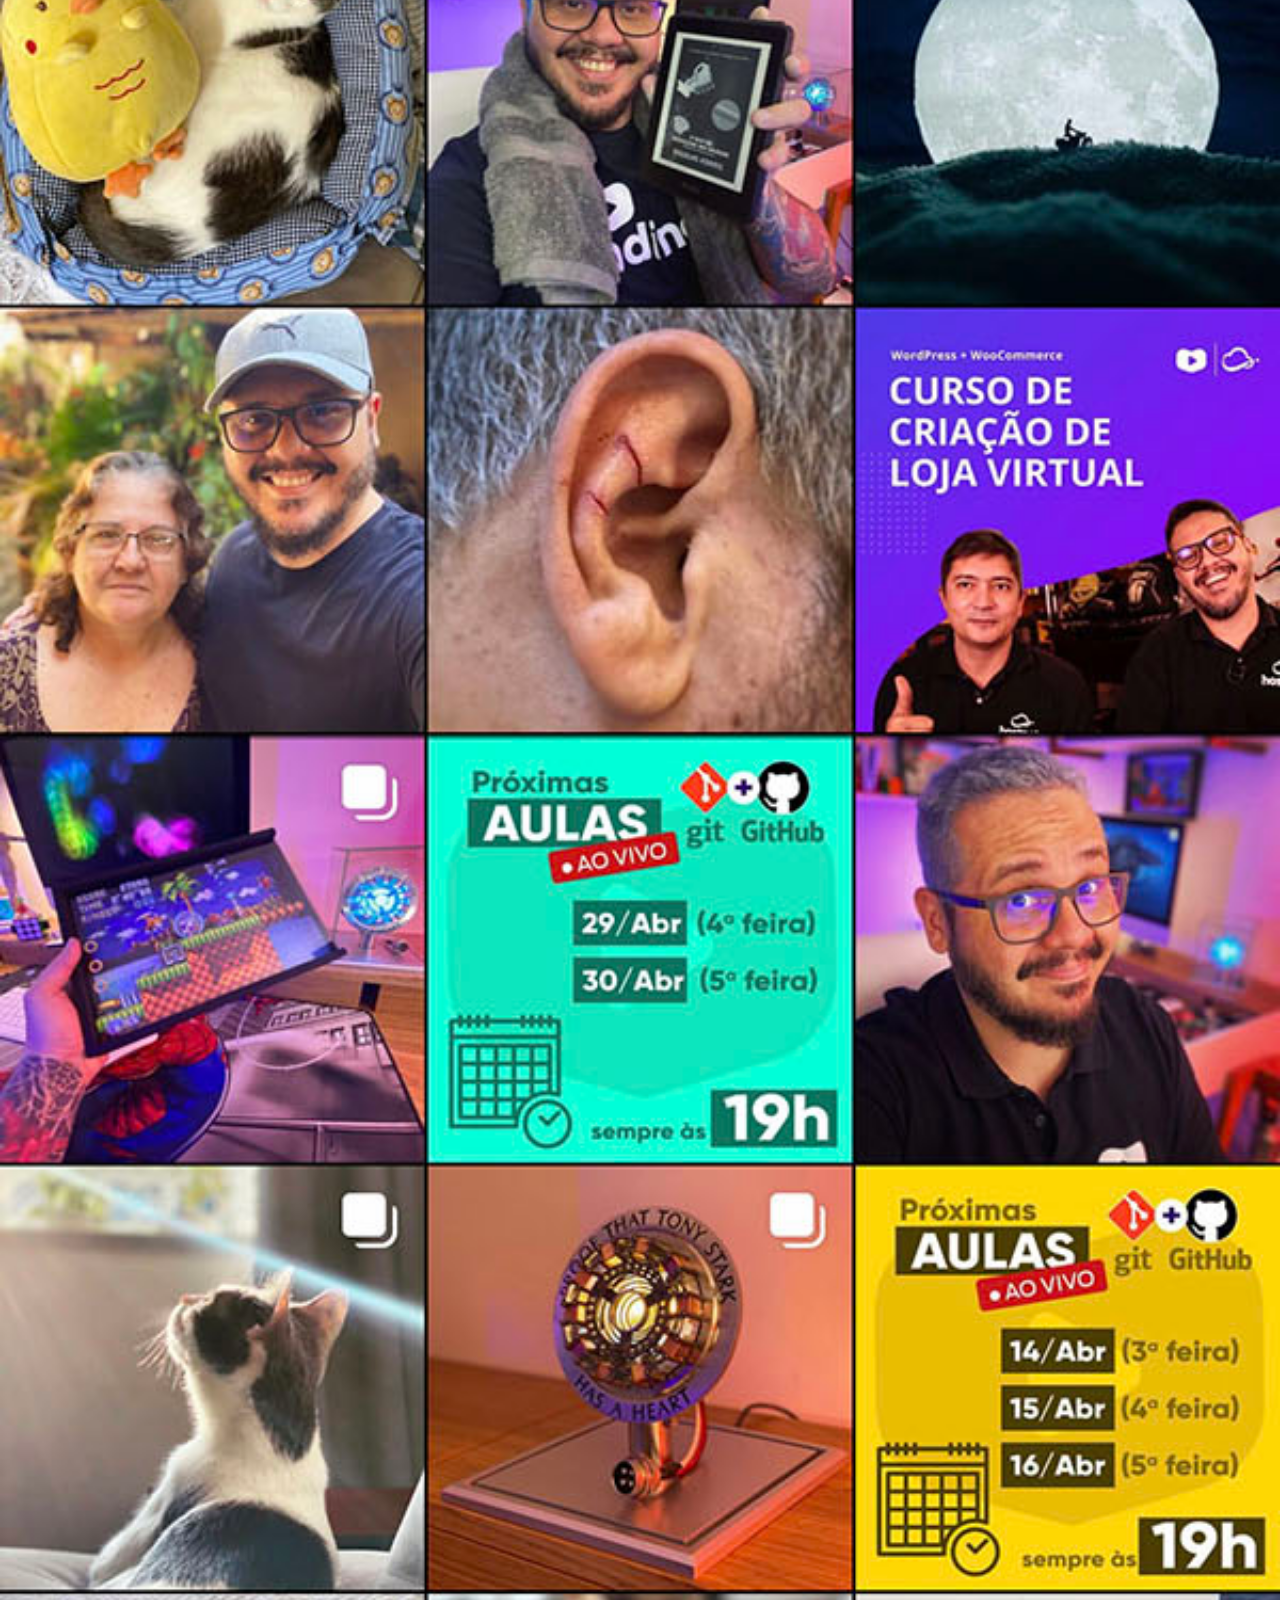
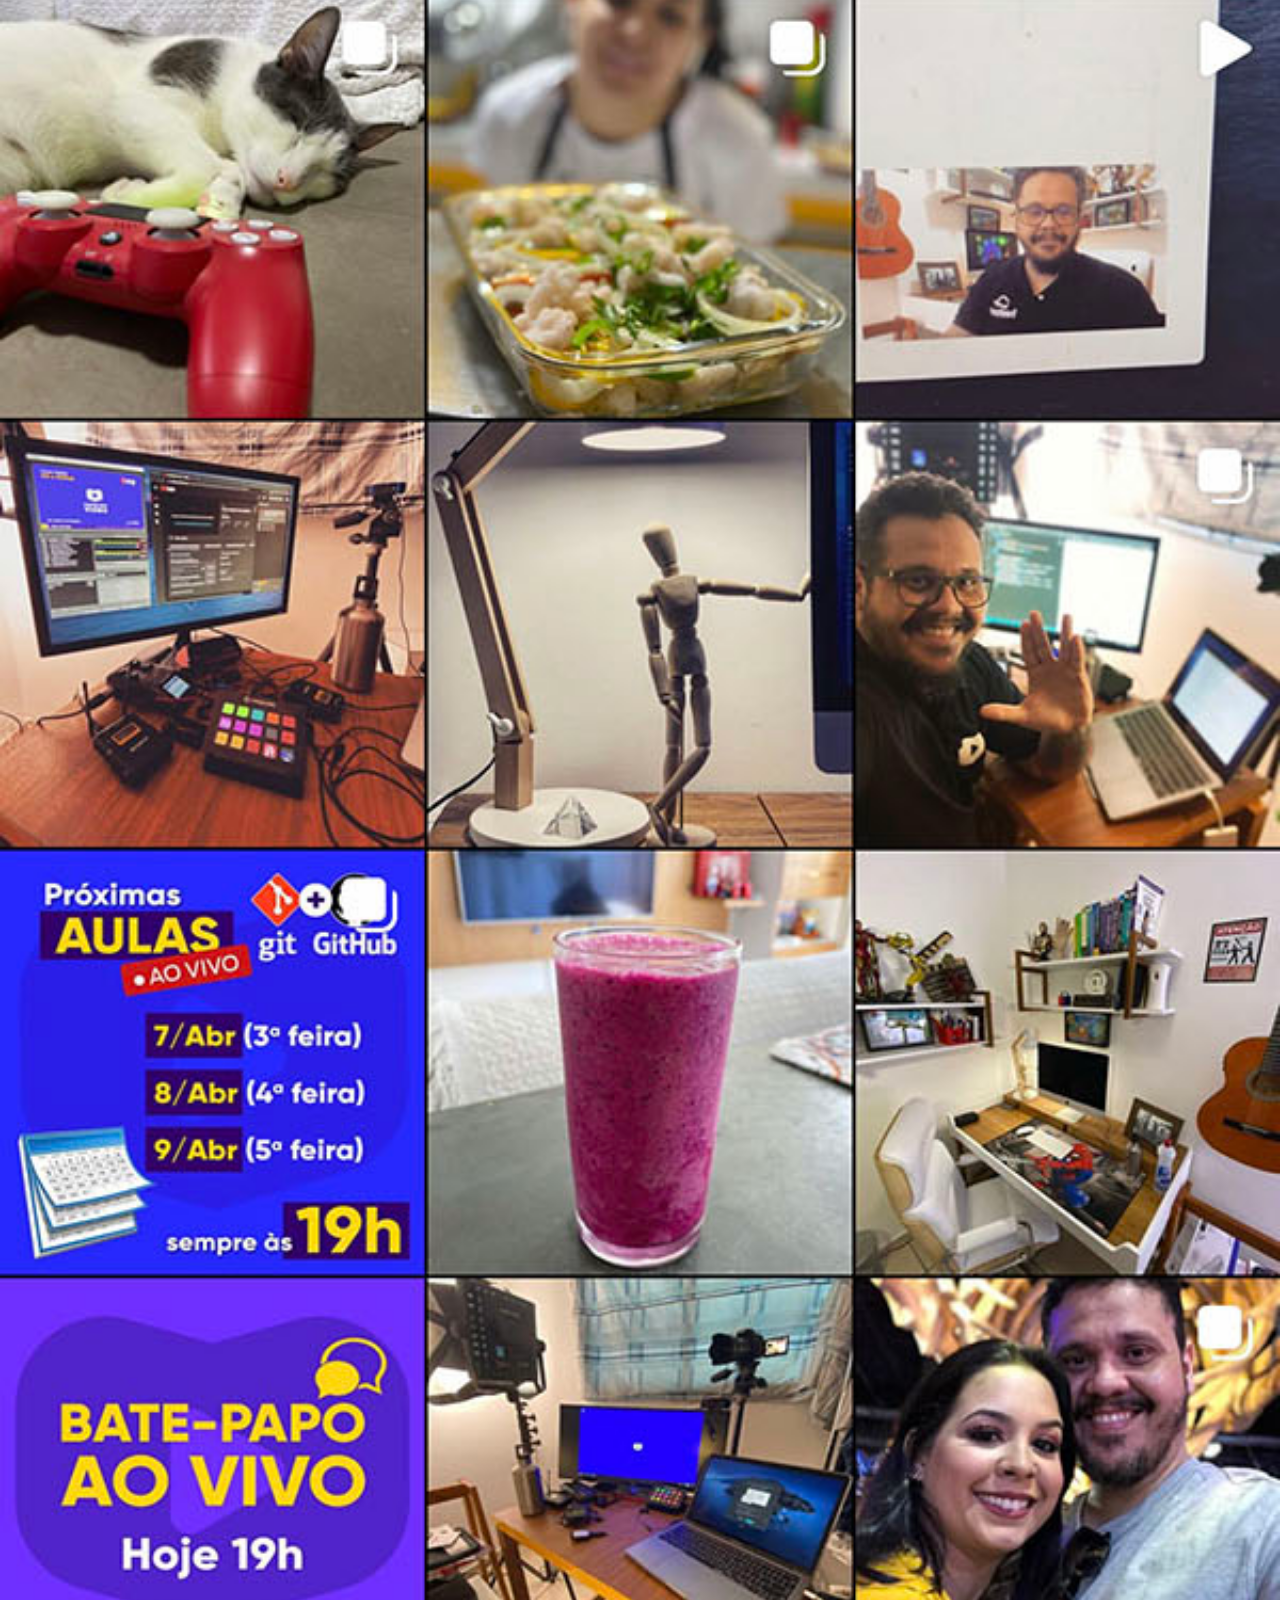
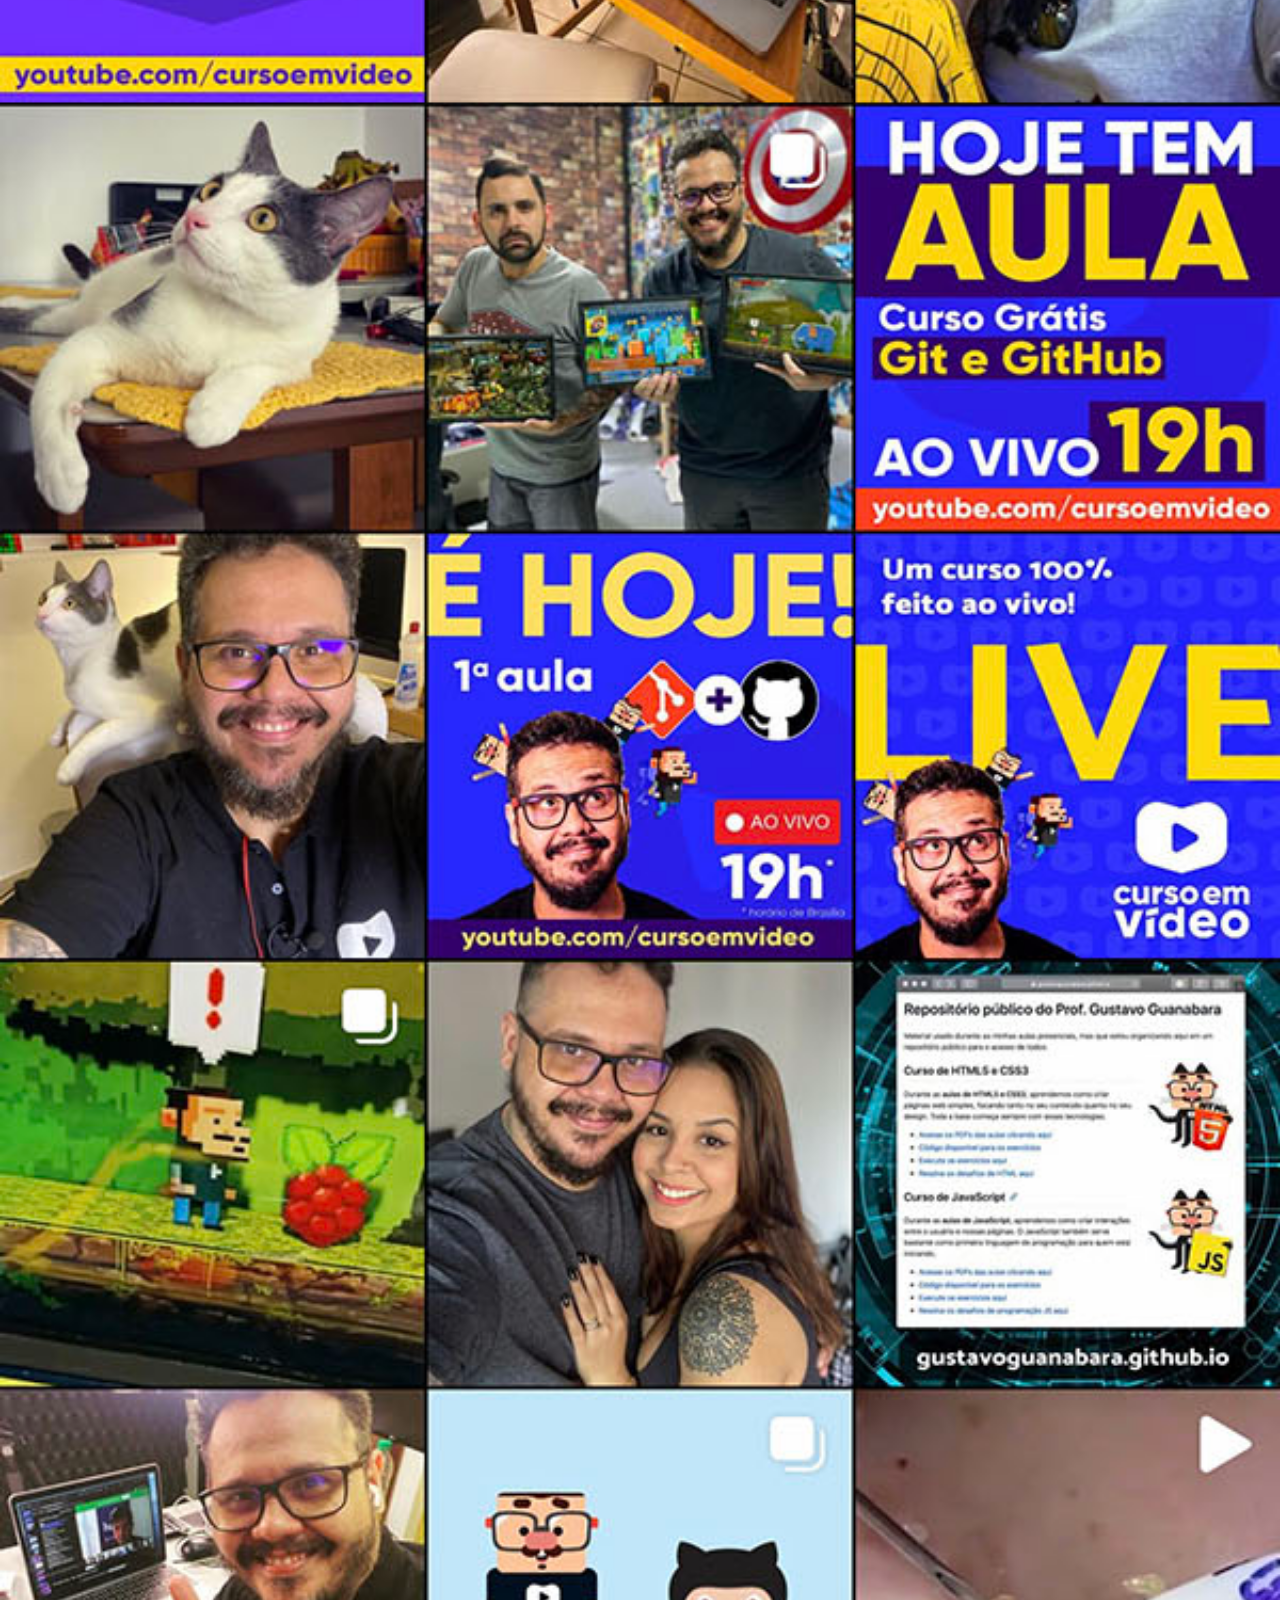
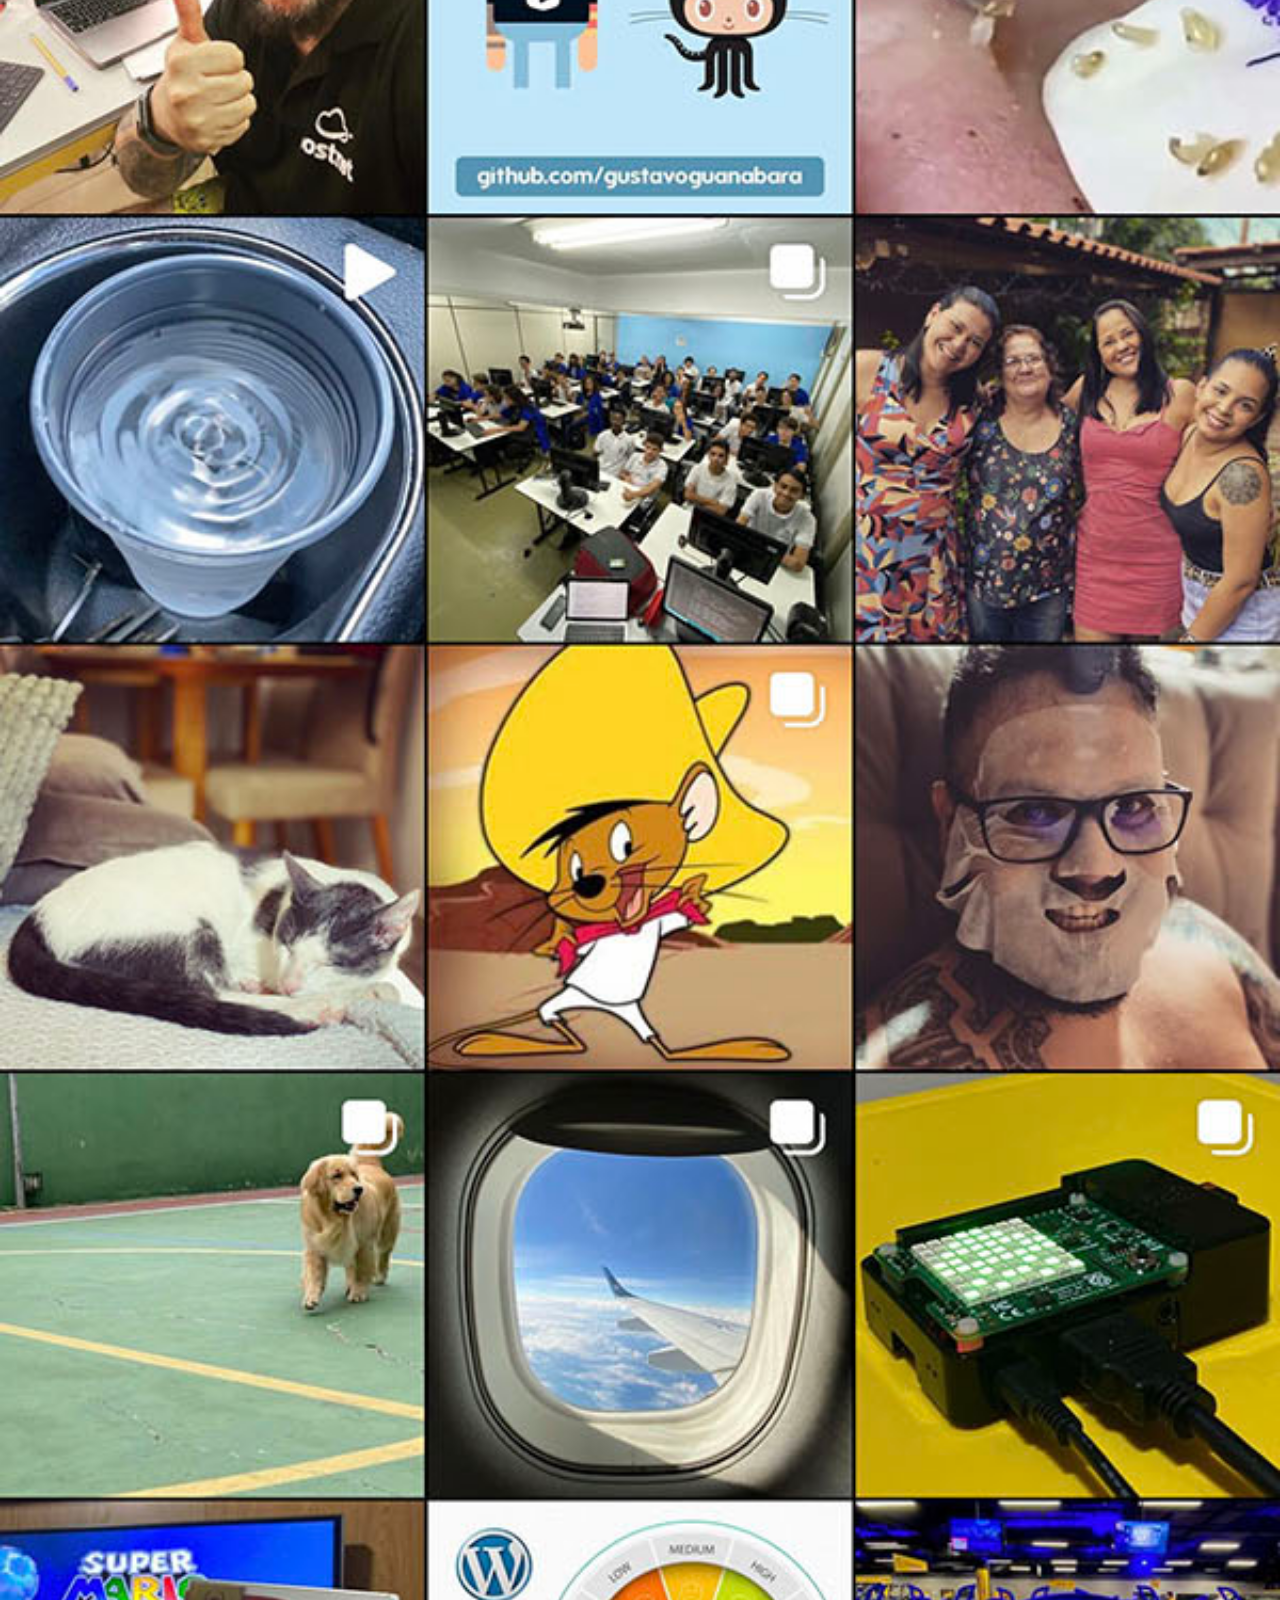
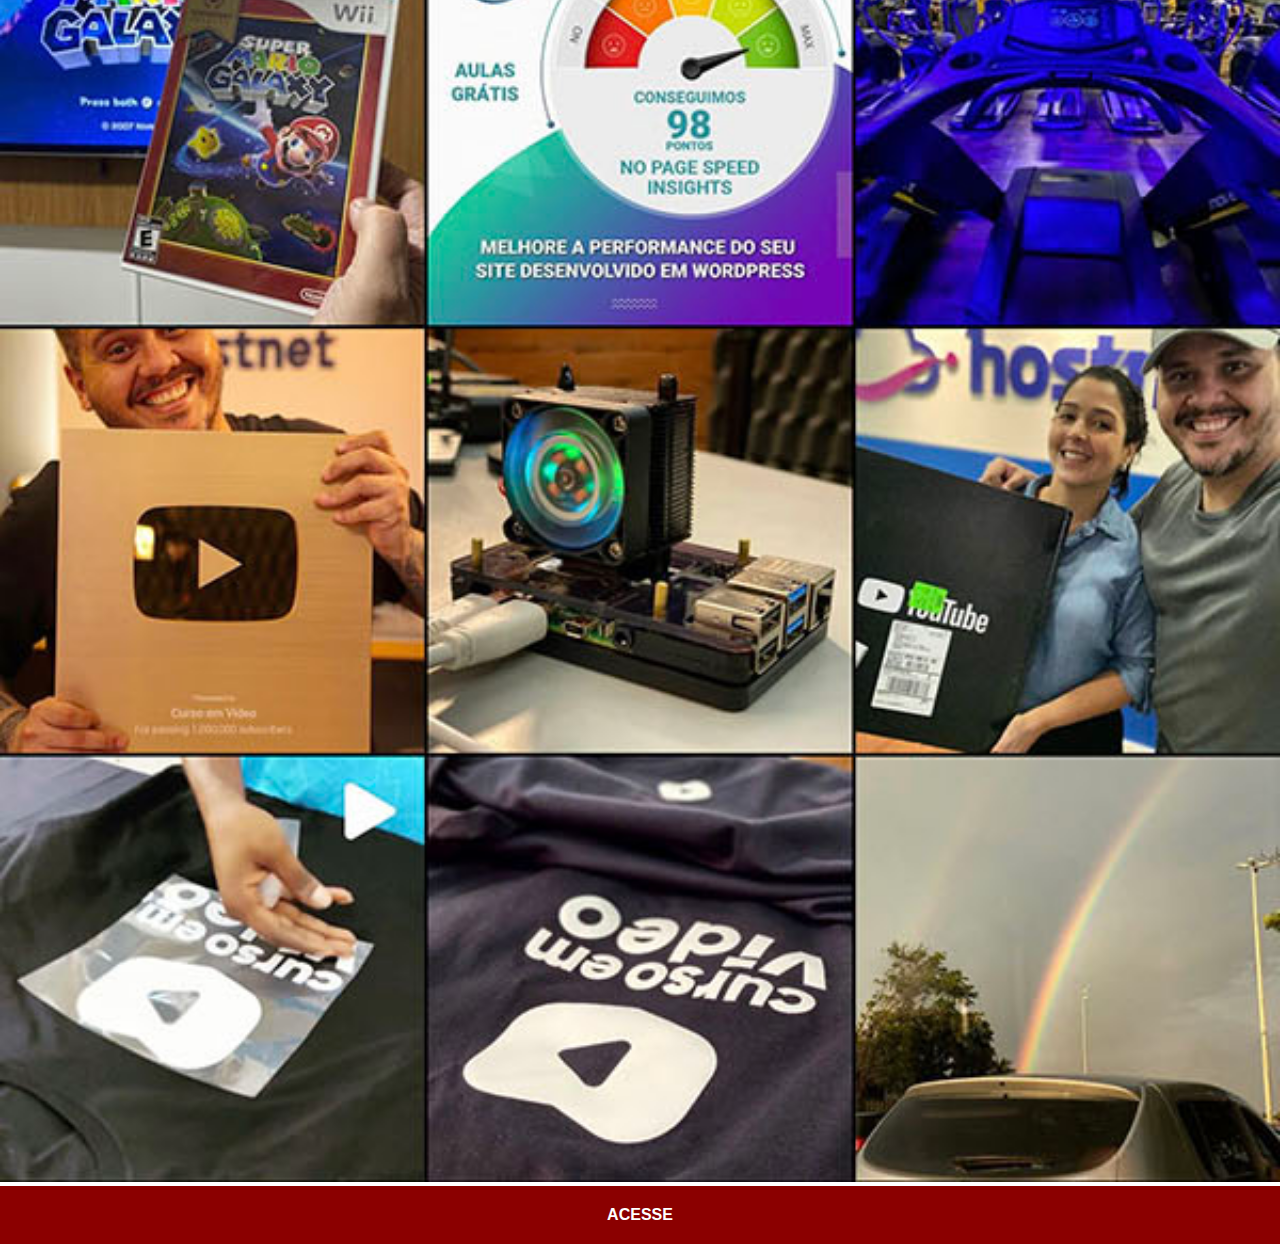
<file: instagram.html>
<!DOCTYPE html>
<html lang="pt-br">
<head>
    <meta charset="UTF-8">
    <meta name="viewport" content="width=device-width, initial-scale=1.0">
    <title>Instagram</title>
    <link rel="stylesheet" href="estilos/social.css">
</head>
<body>
    <img src="imagens/tela-instagram.jpg" alt="Instagram">
    <a href="https://www.instagram.com/gustavoguanabara/" target="_blank">ACESSE</a>
</body>
</html>
</file>
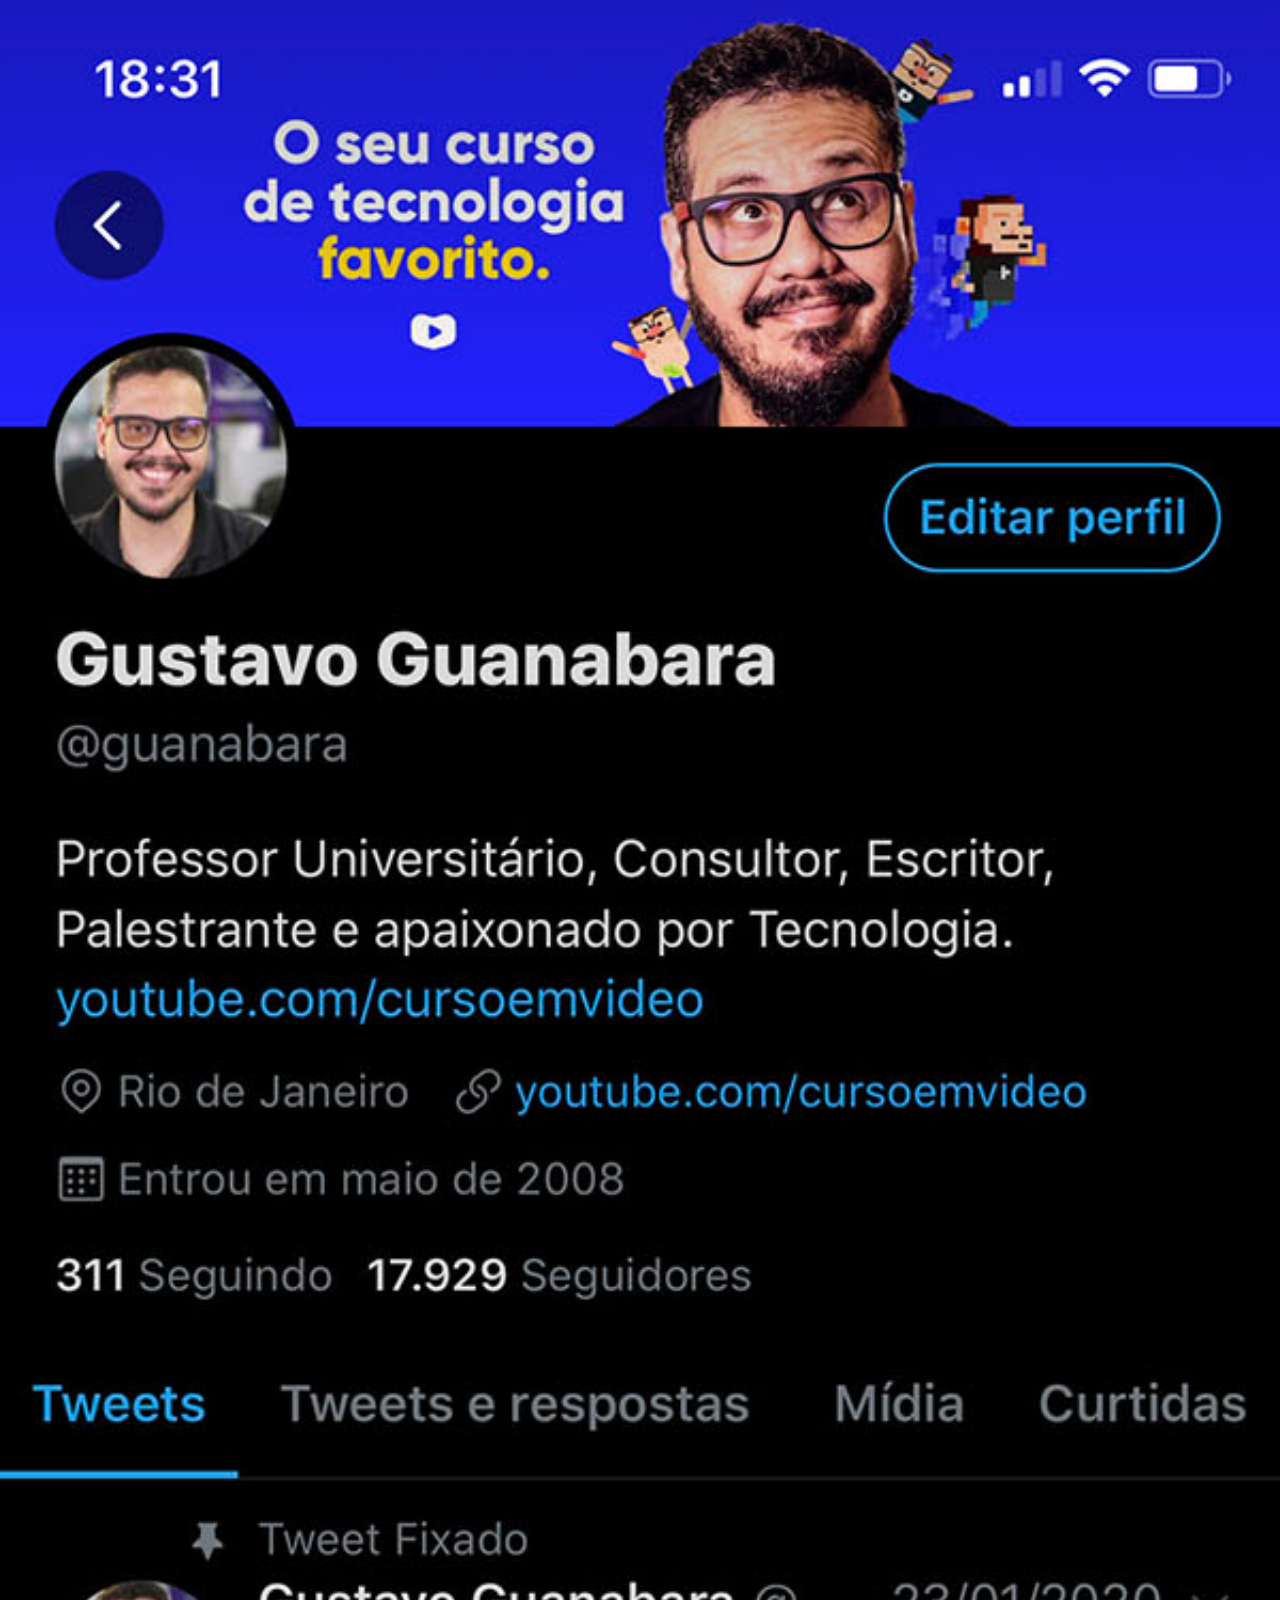
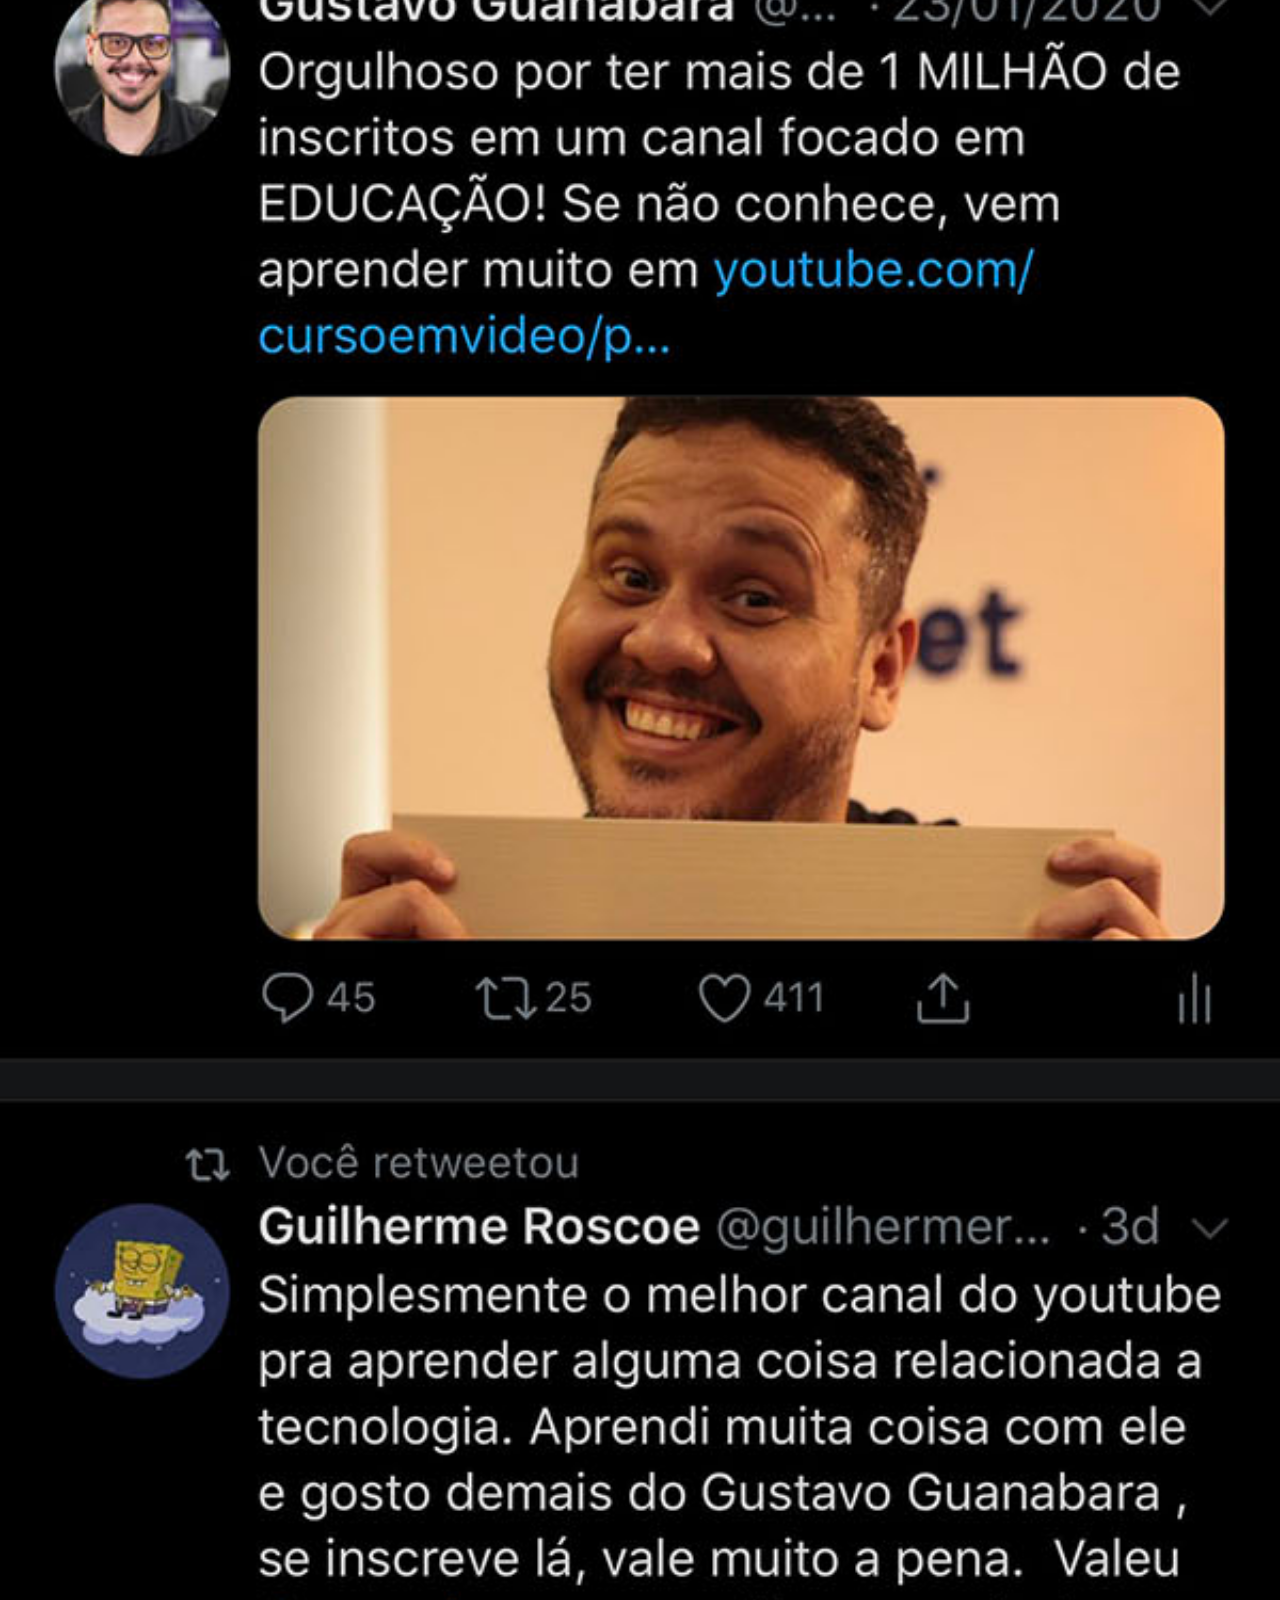
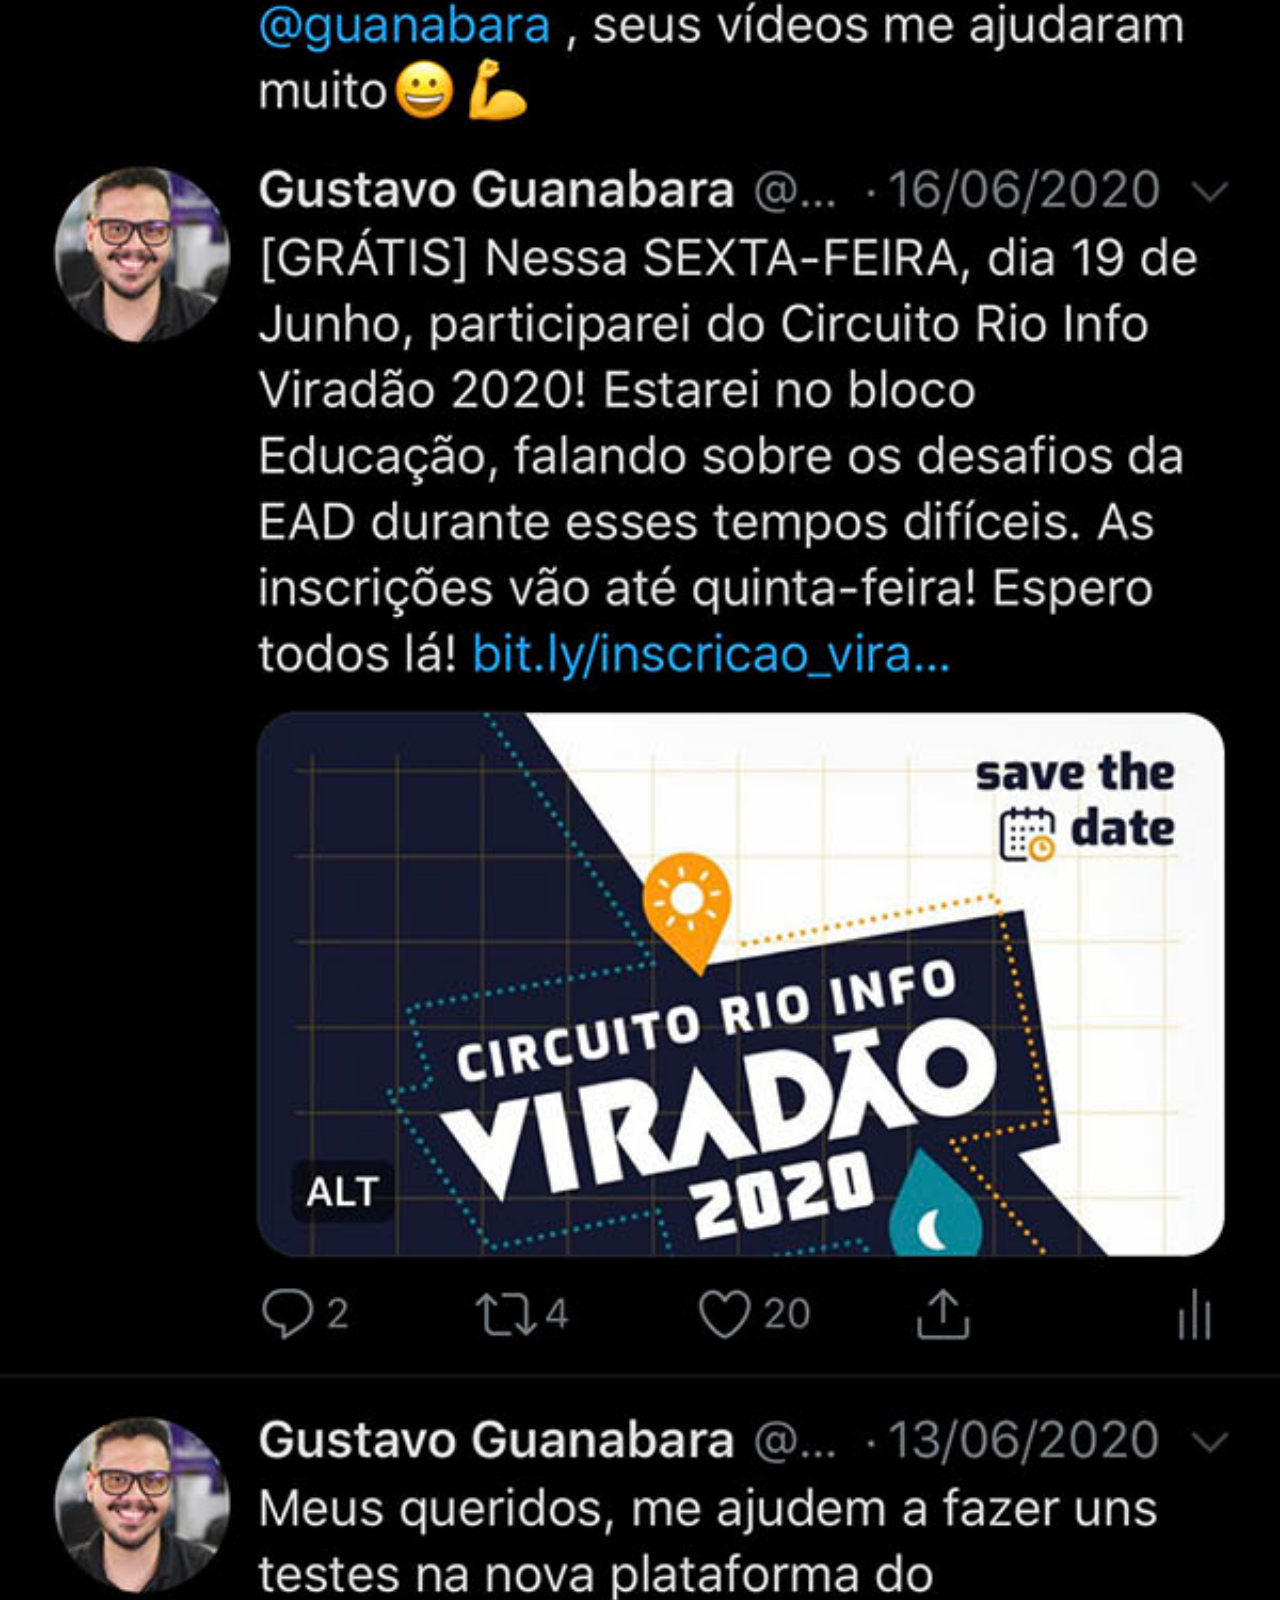
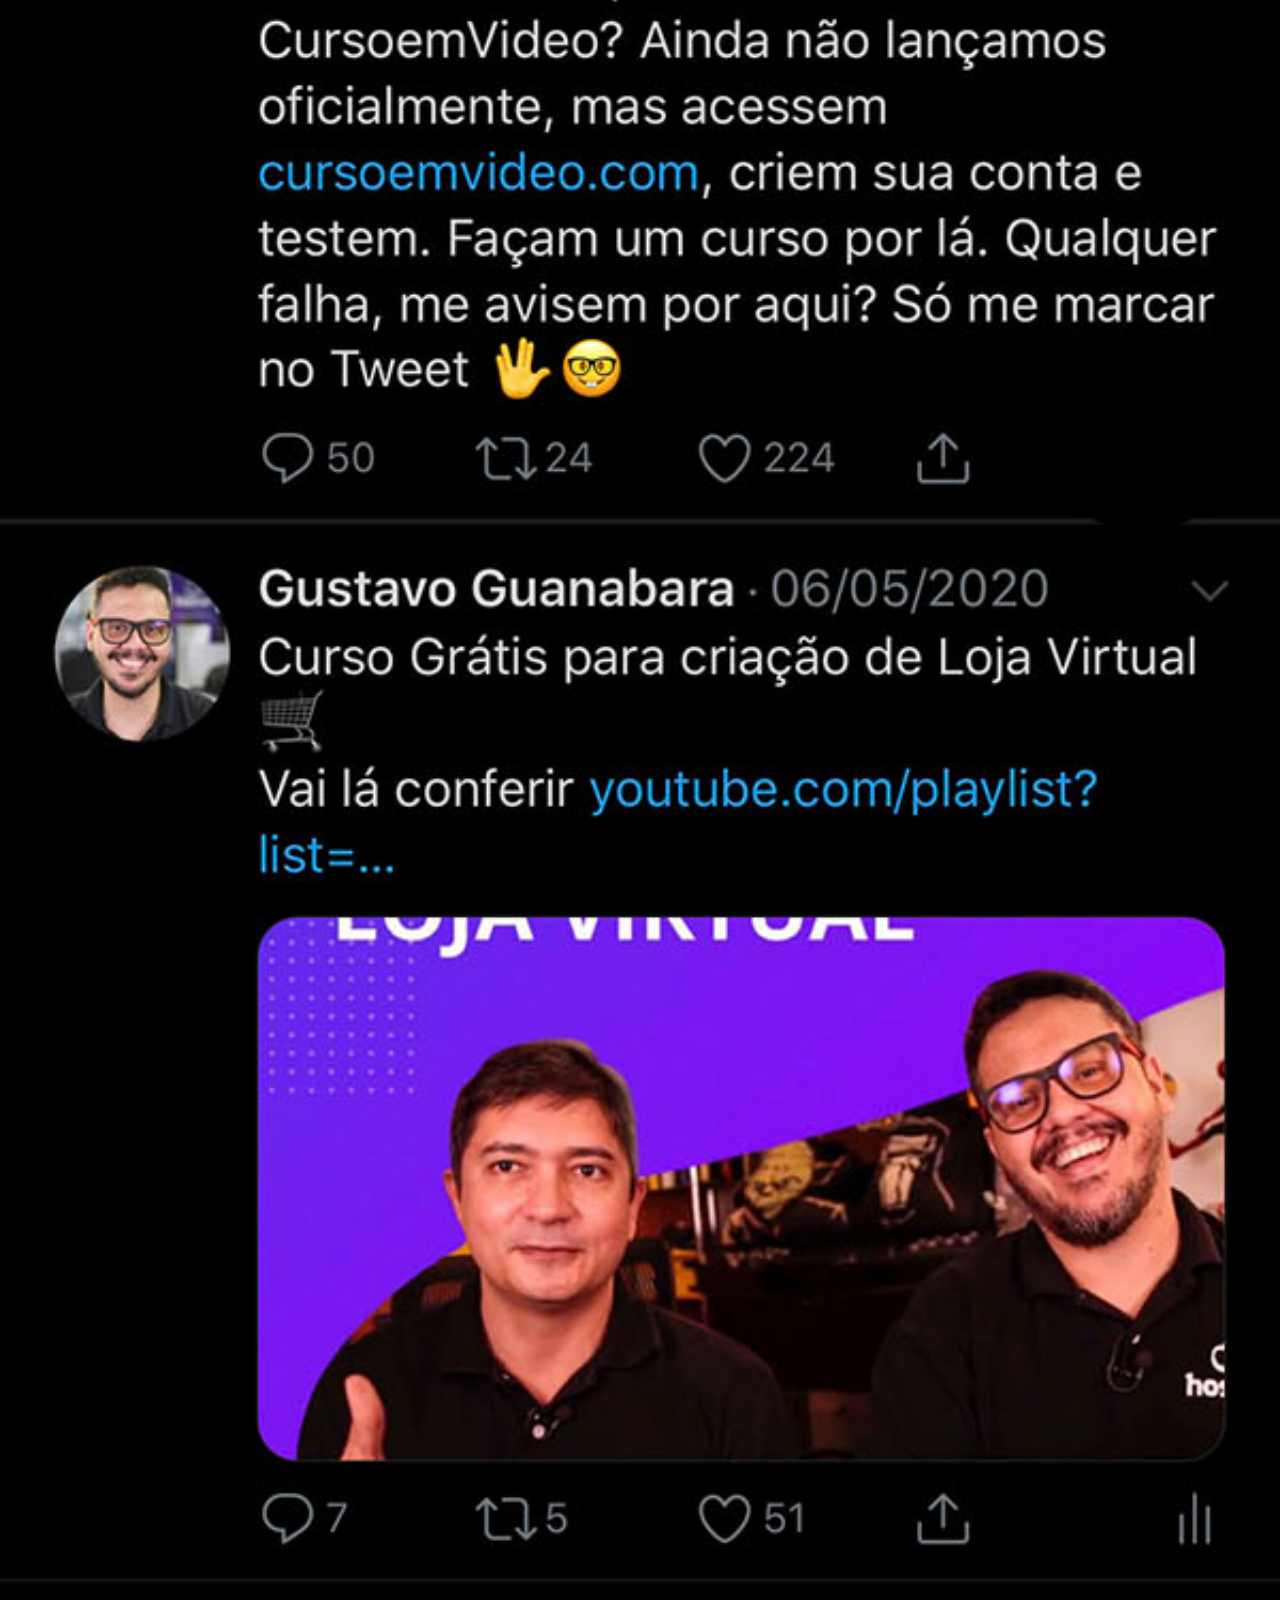
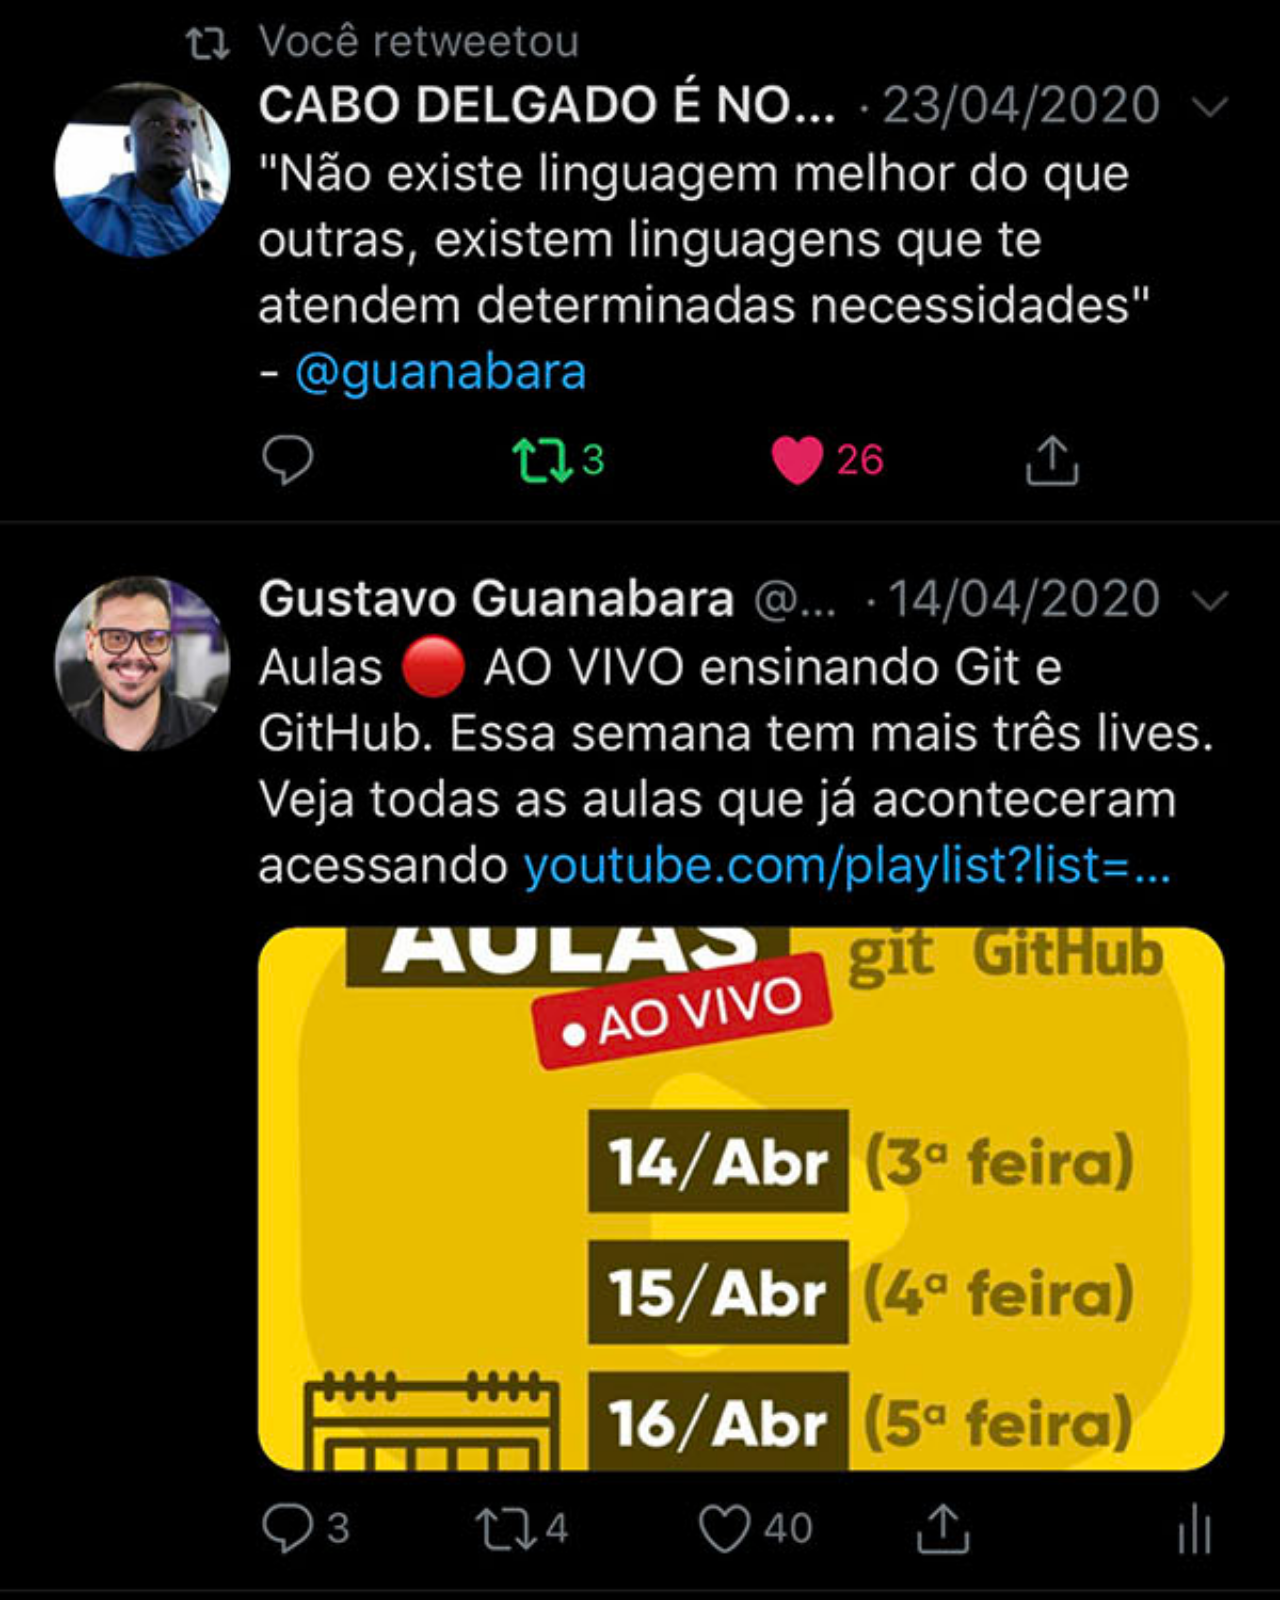
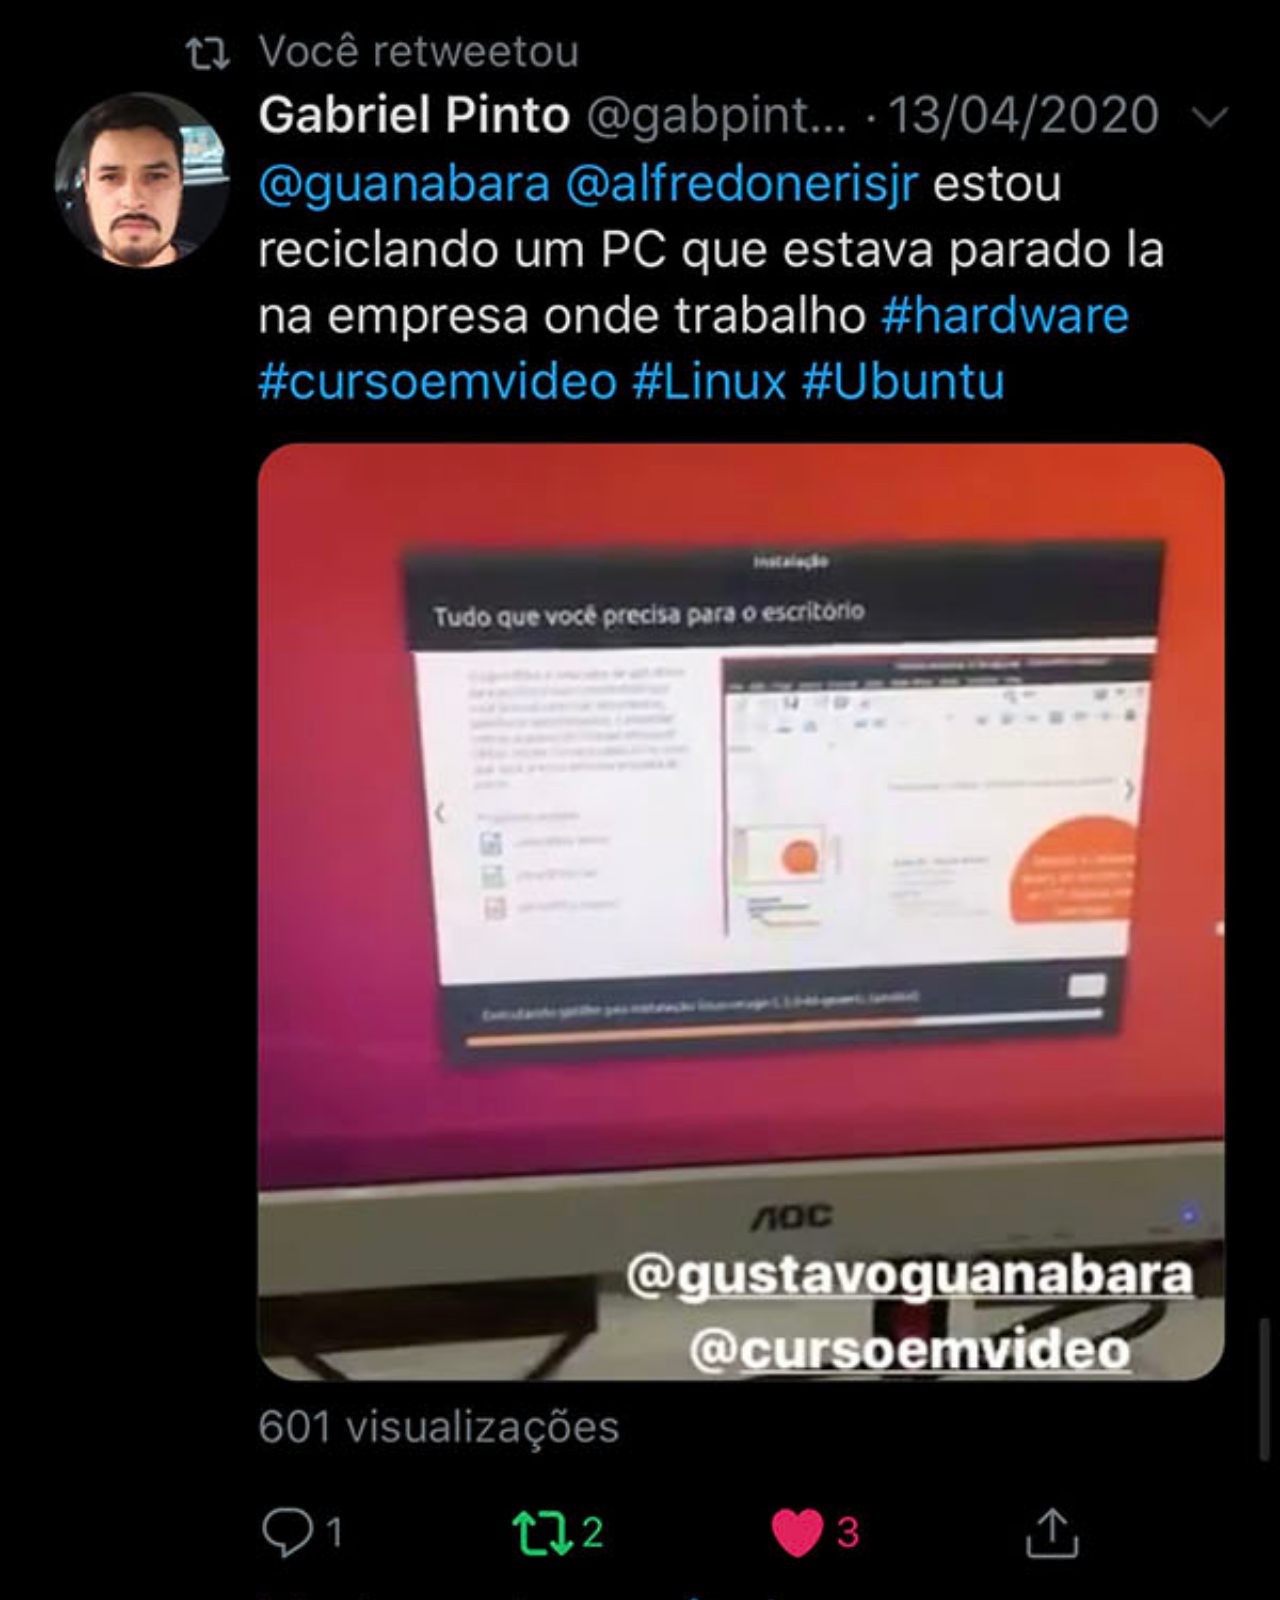
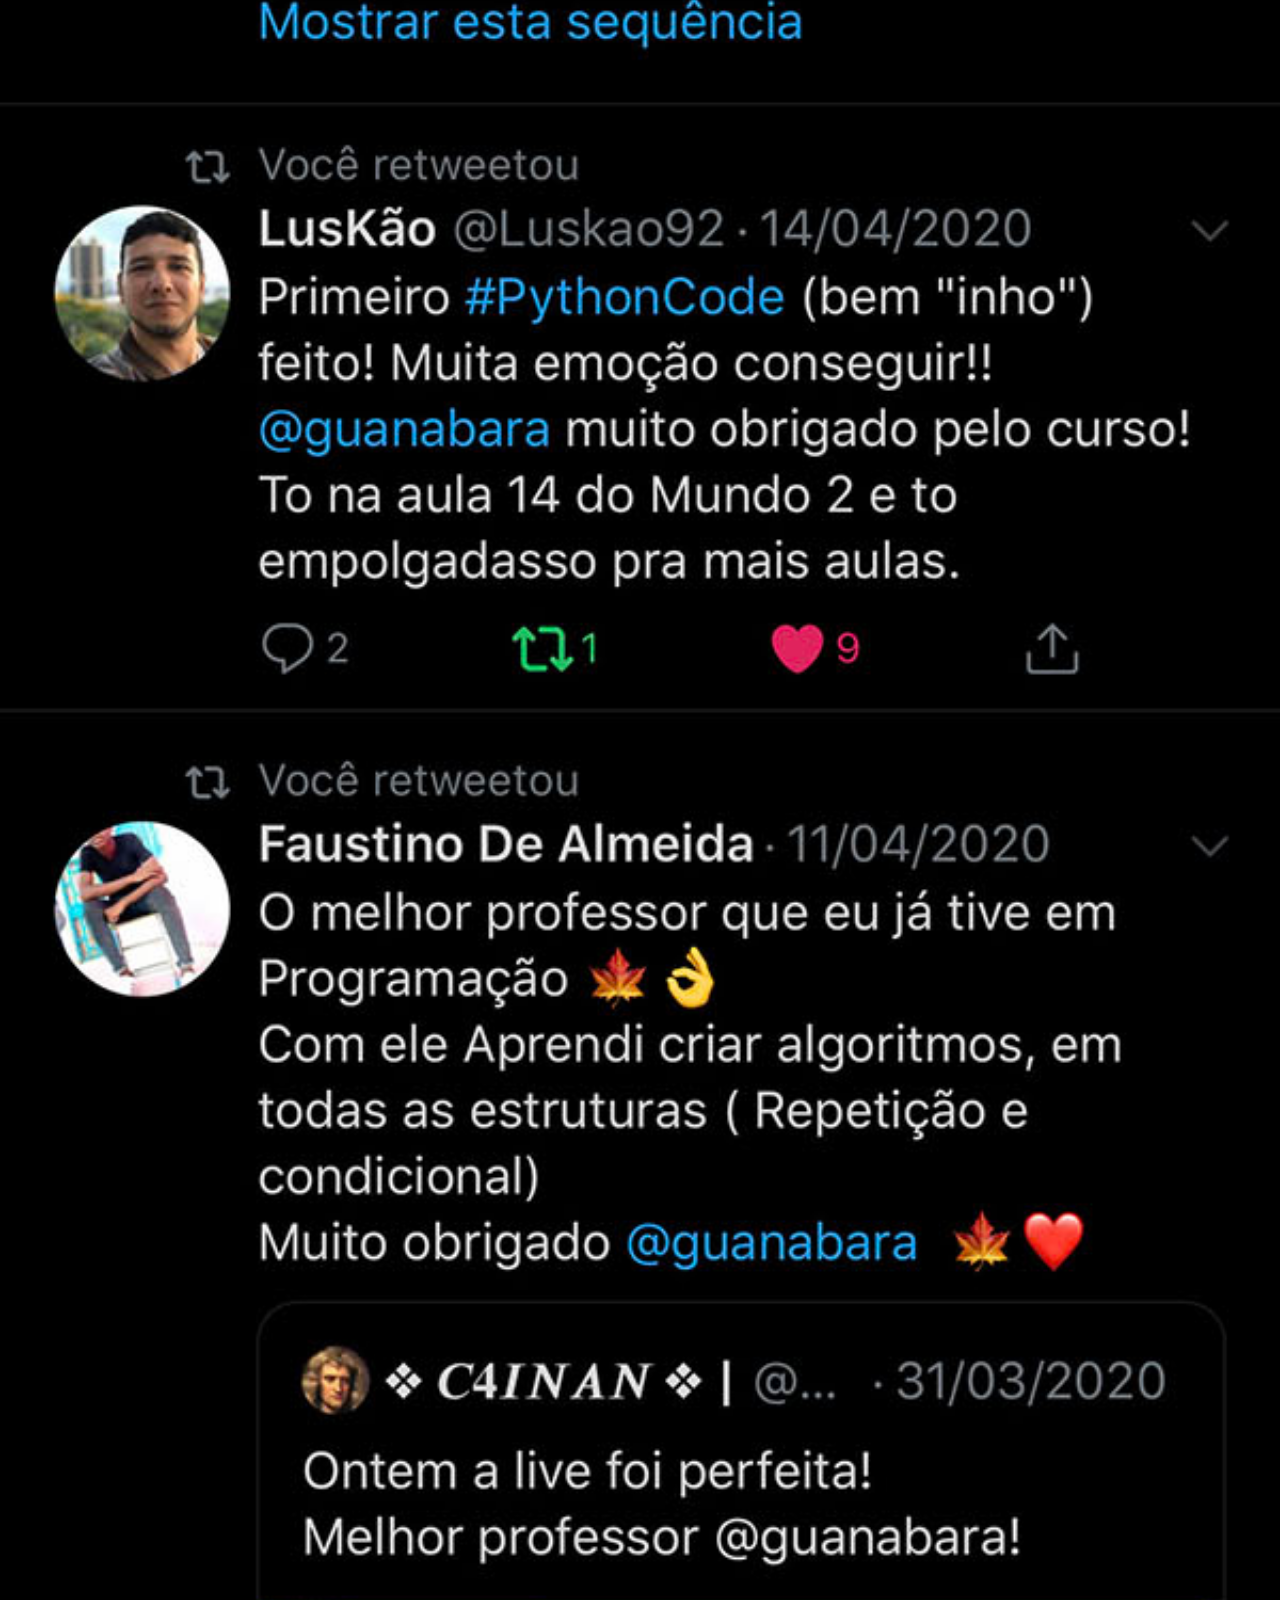
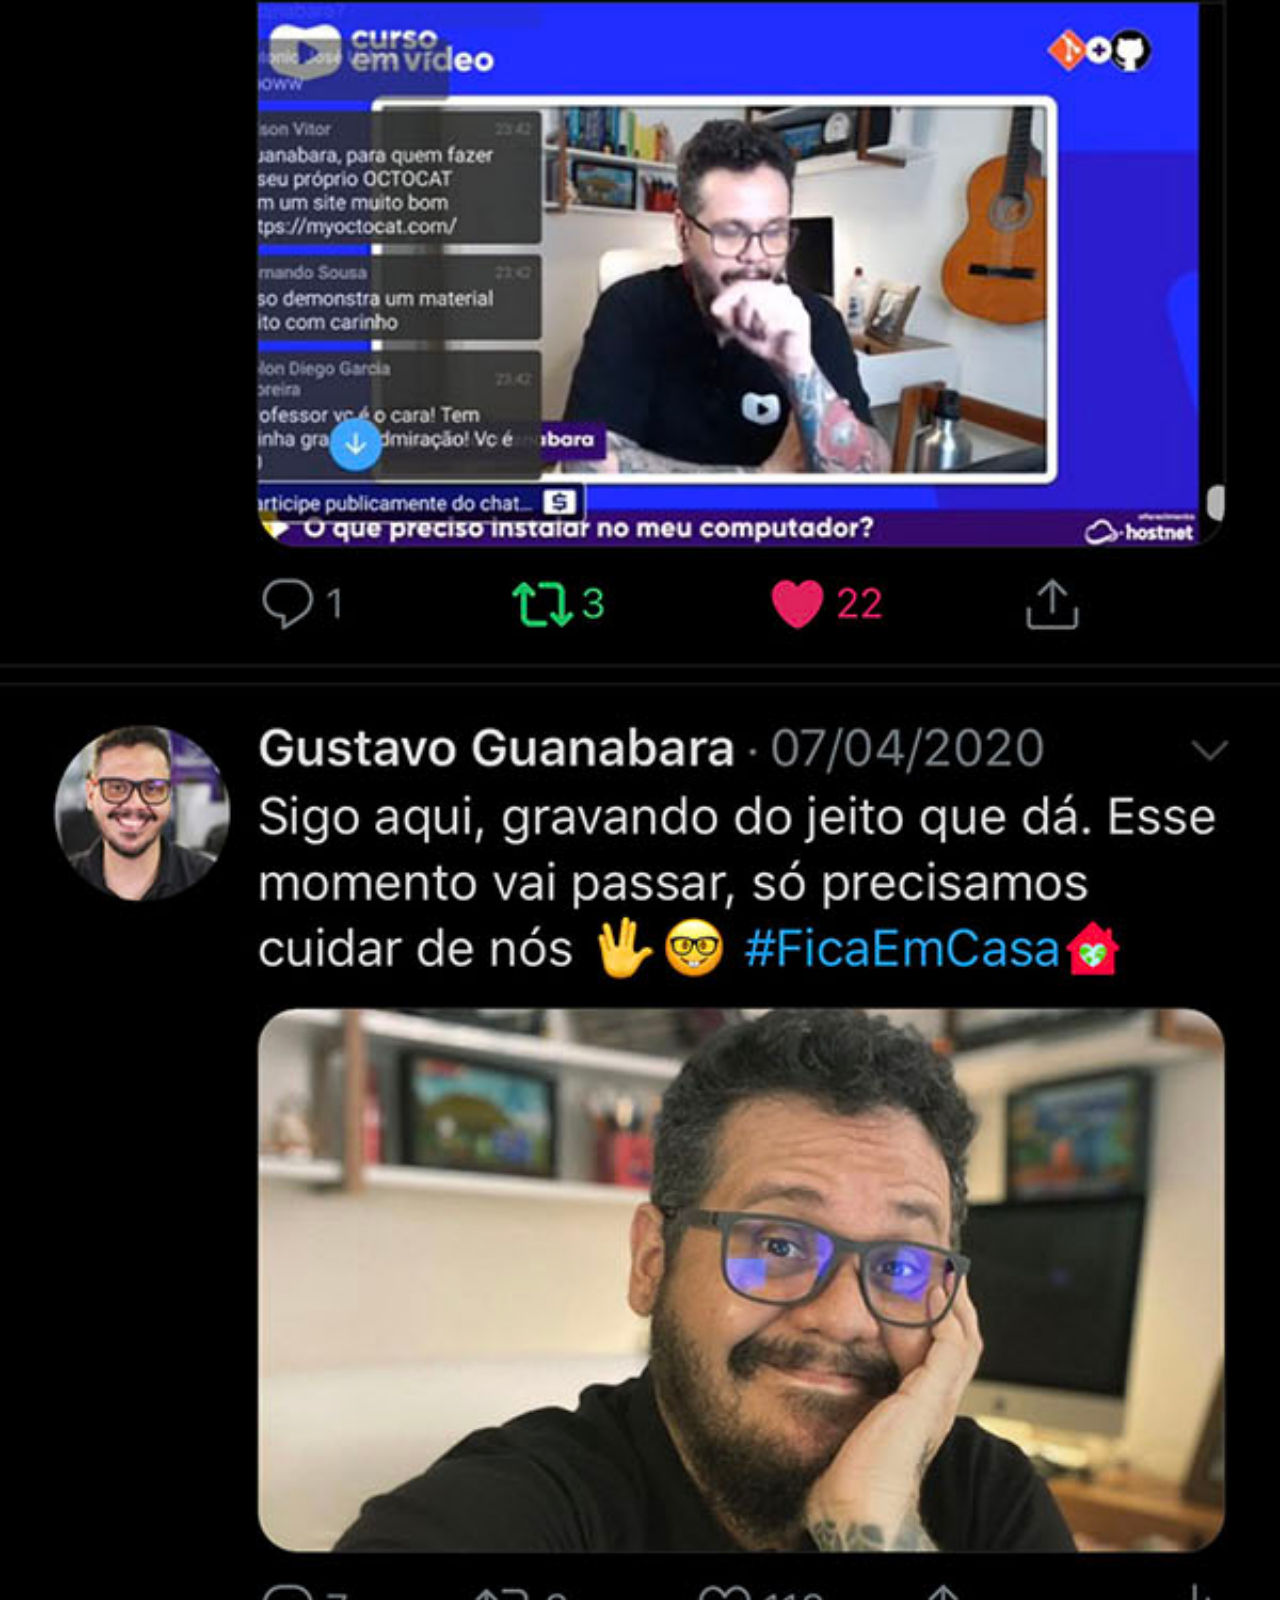
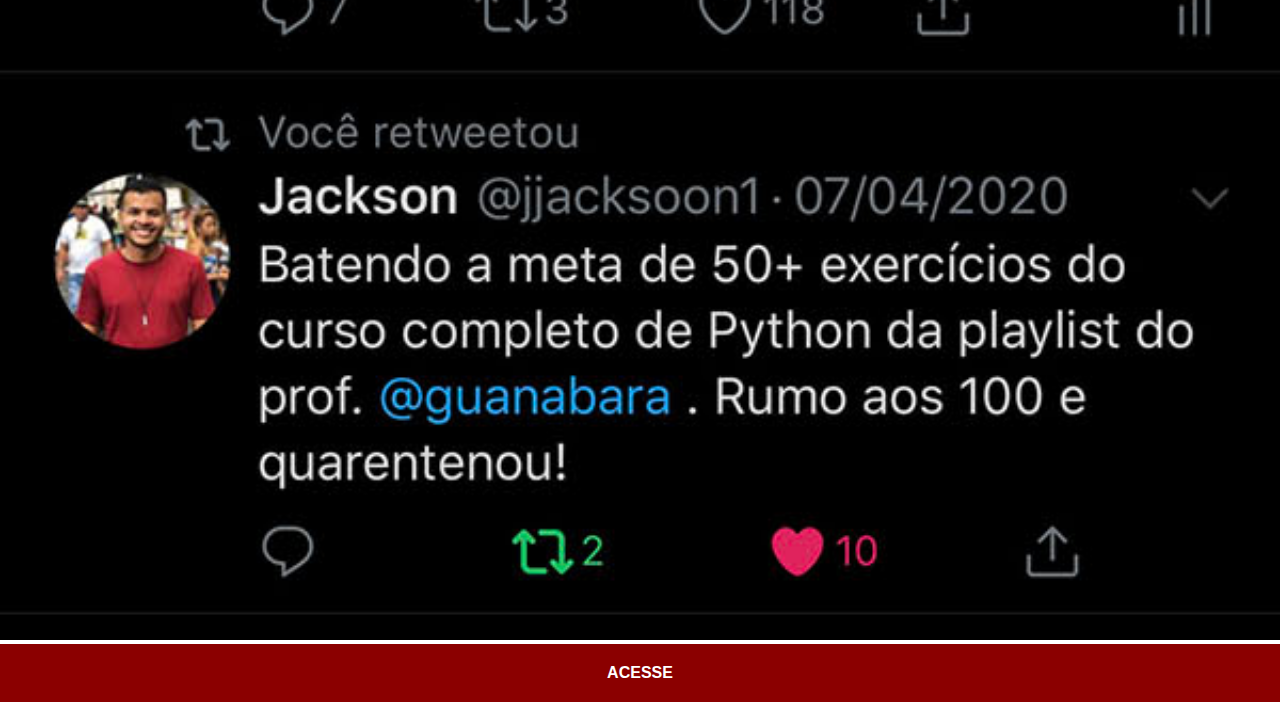
<file: twiter.html>
<!DOCTYPE html>
<html lang="pt-br">
<head>
    <meta charset="UTF-8">
    <meta name="viewport" content="width=device-width, initial-scale=1.0">
    <title>logo-twitter</title>
    <link rel="stylesheet" href="estilos/social.css">
</head>
<body>
    <img src="imagens/tela-twitter.jpg" alt="Twitter">
    <a href="https://x.com/guanabara" target="_blank">ACESSE</a>
</body>
</html>
</file>
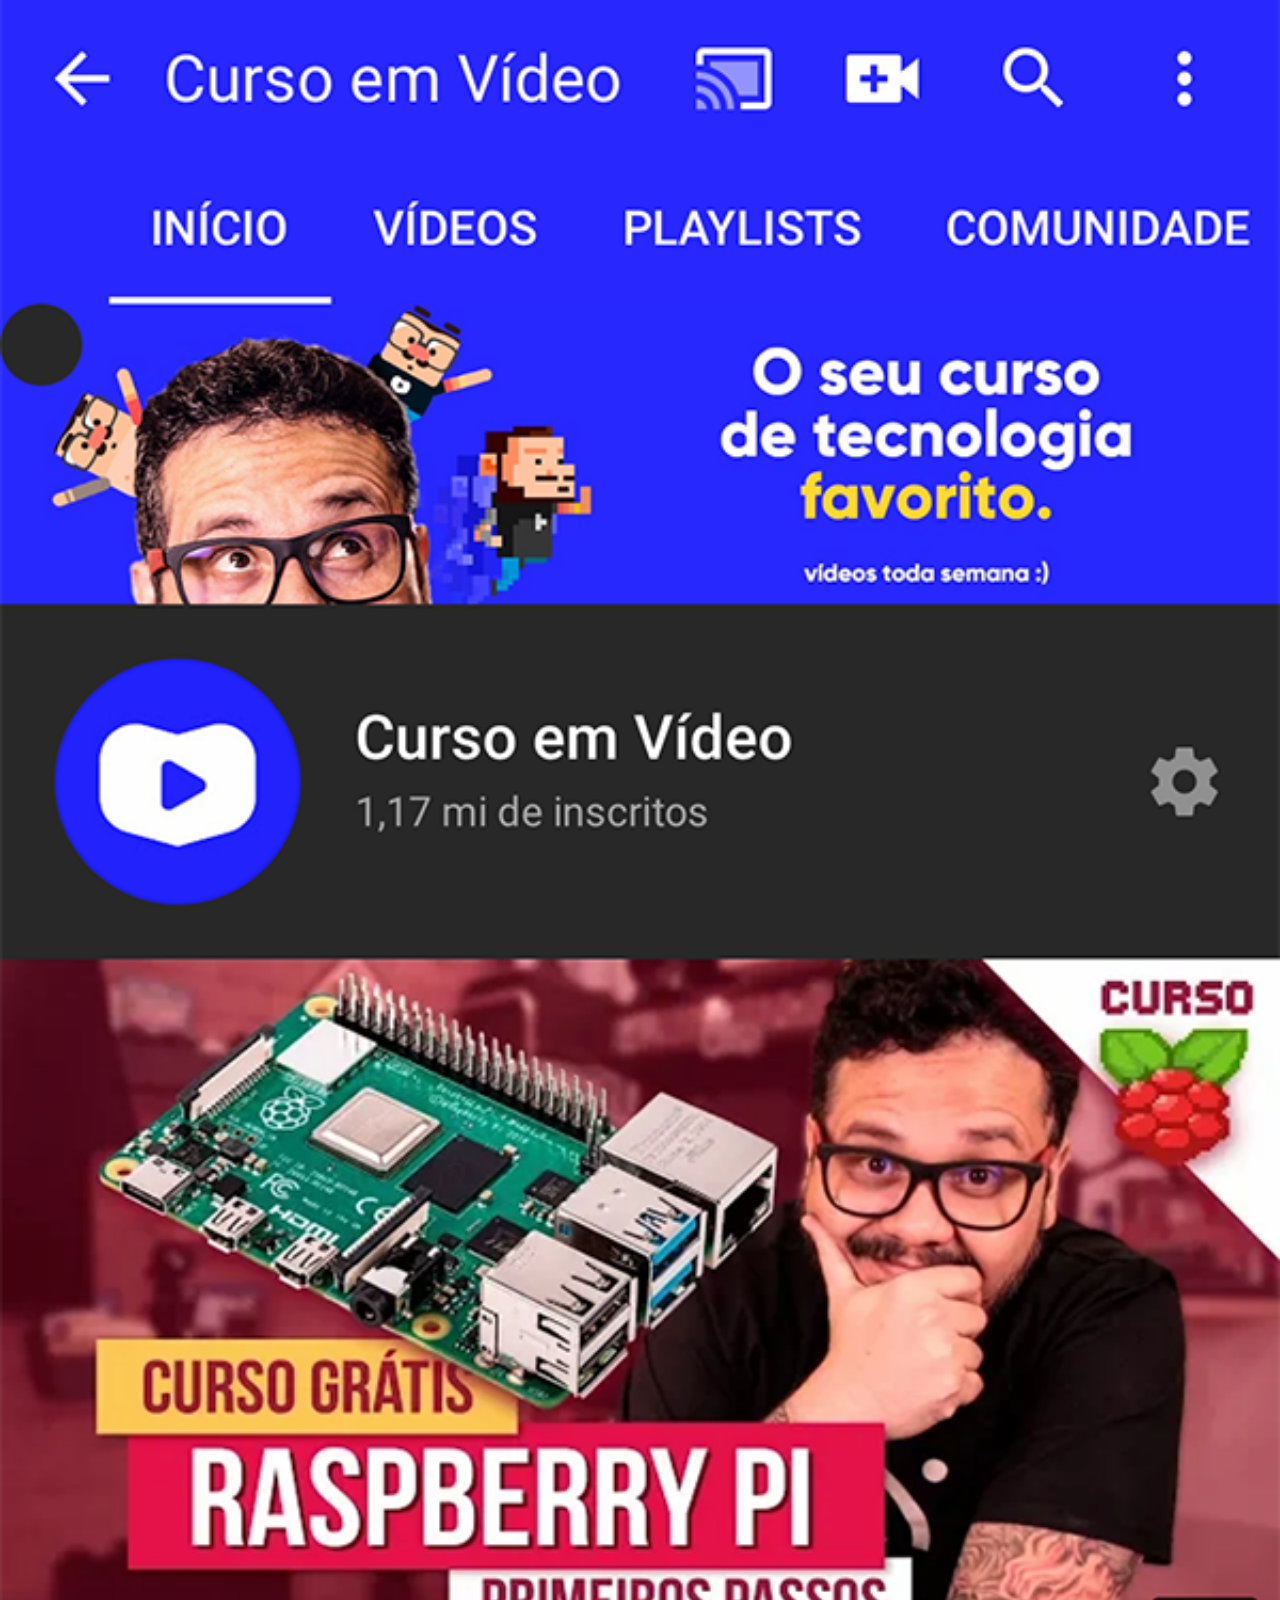
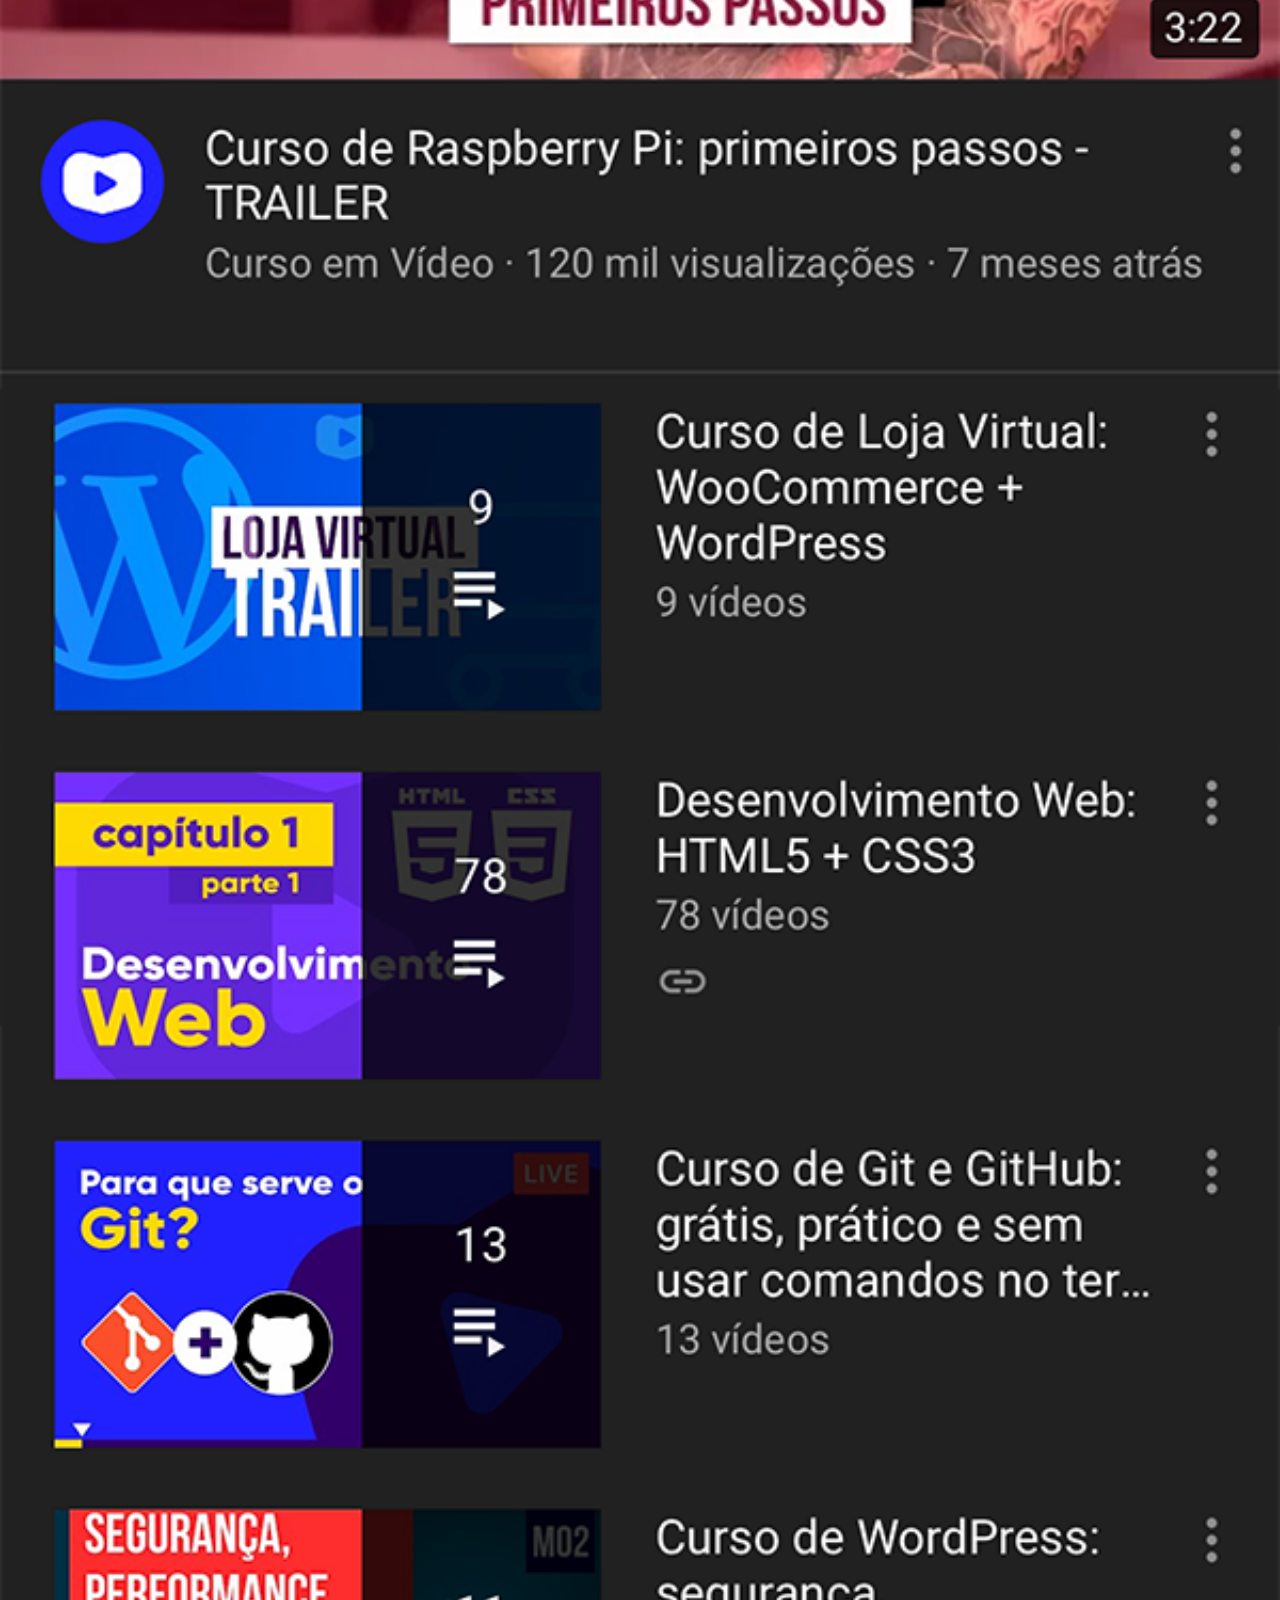
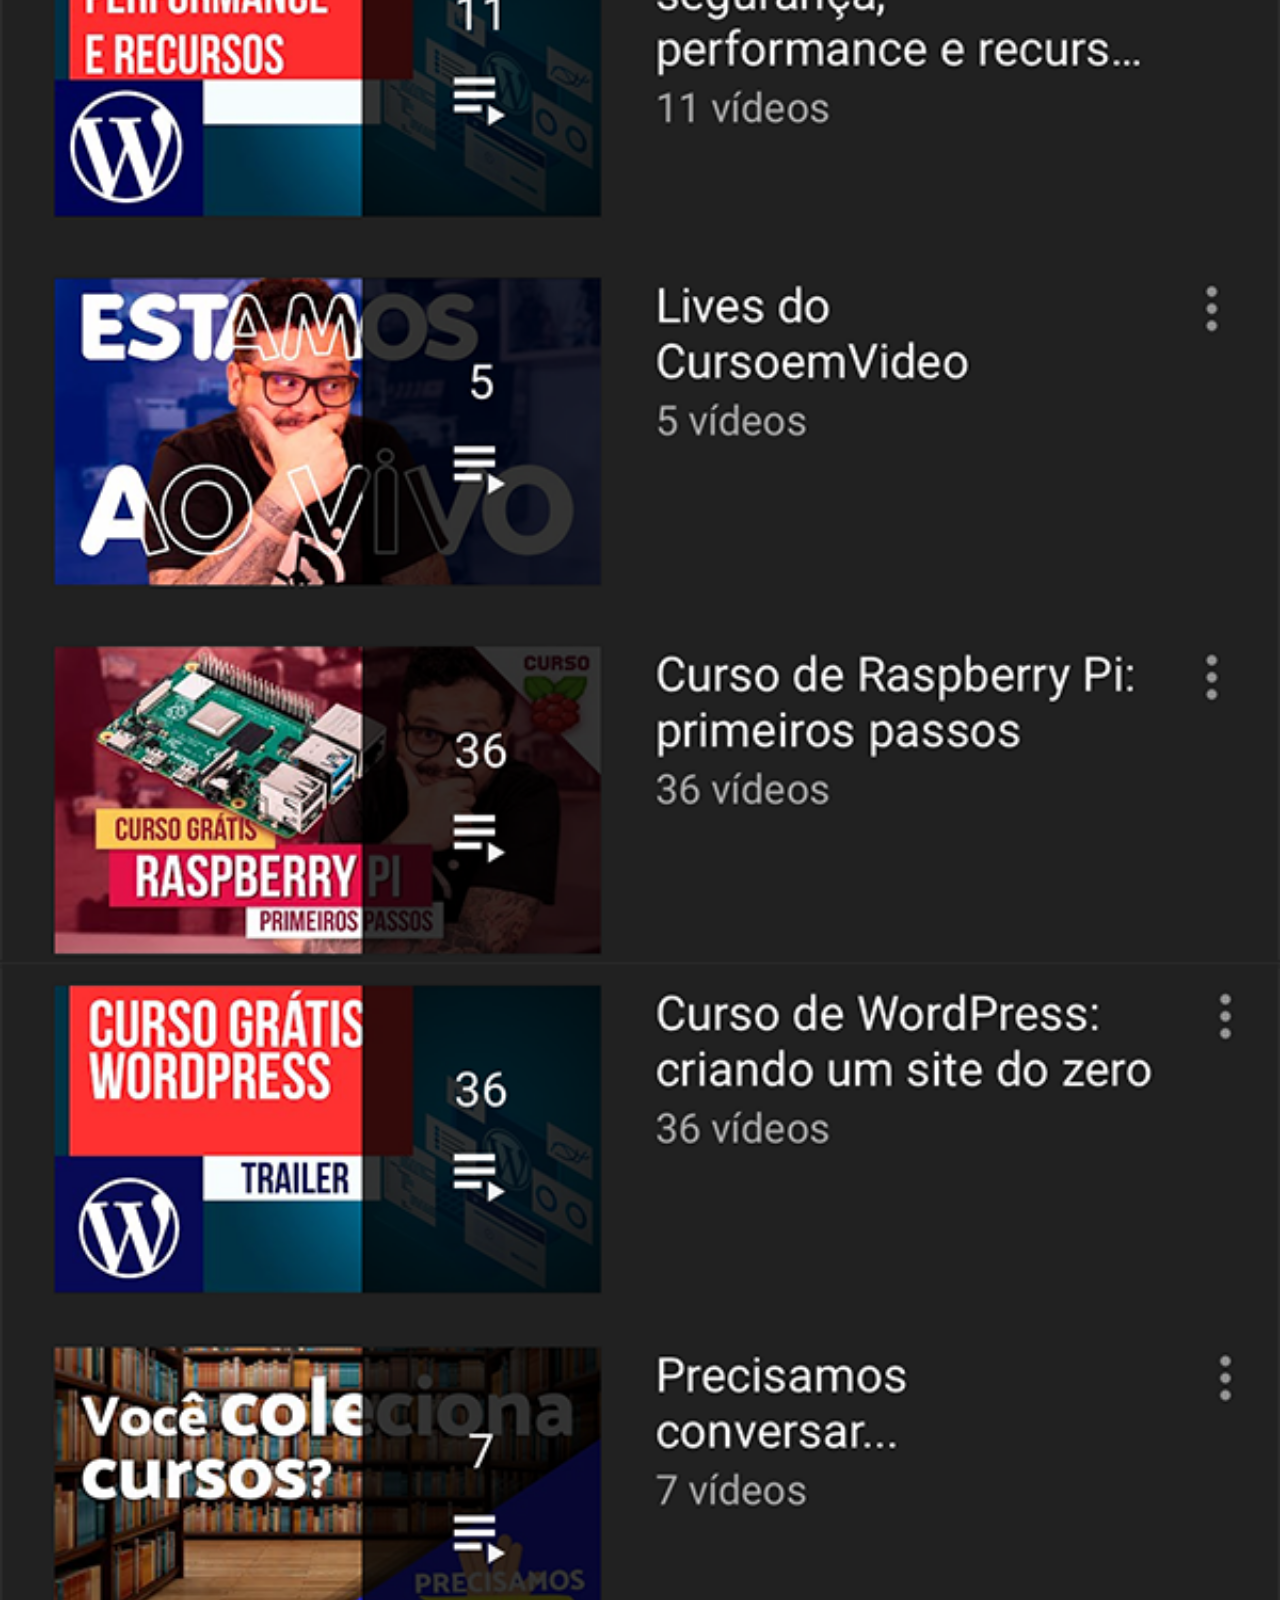
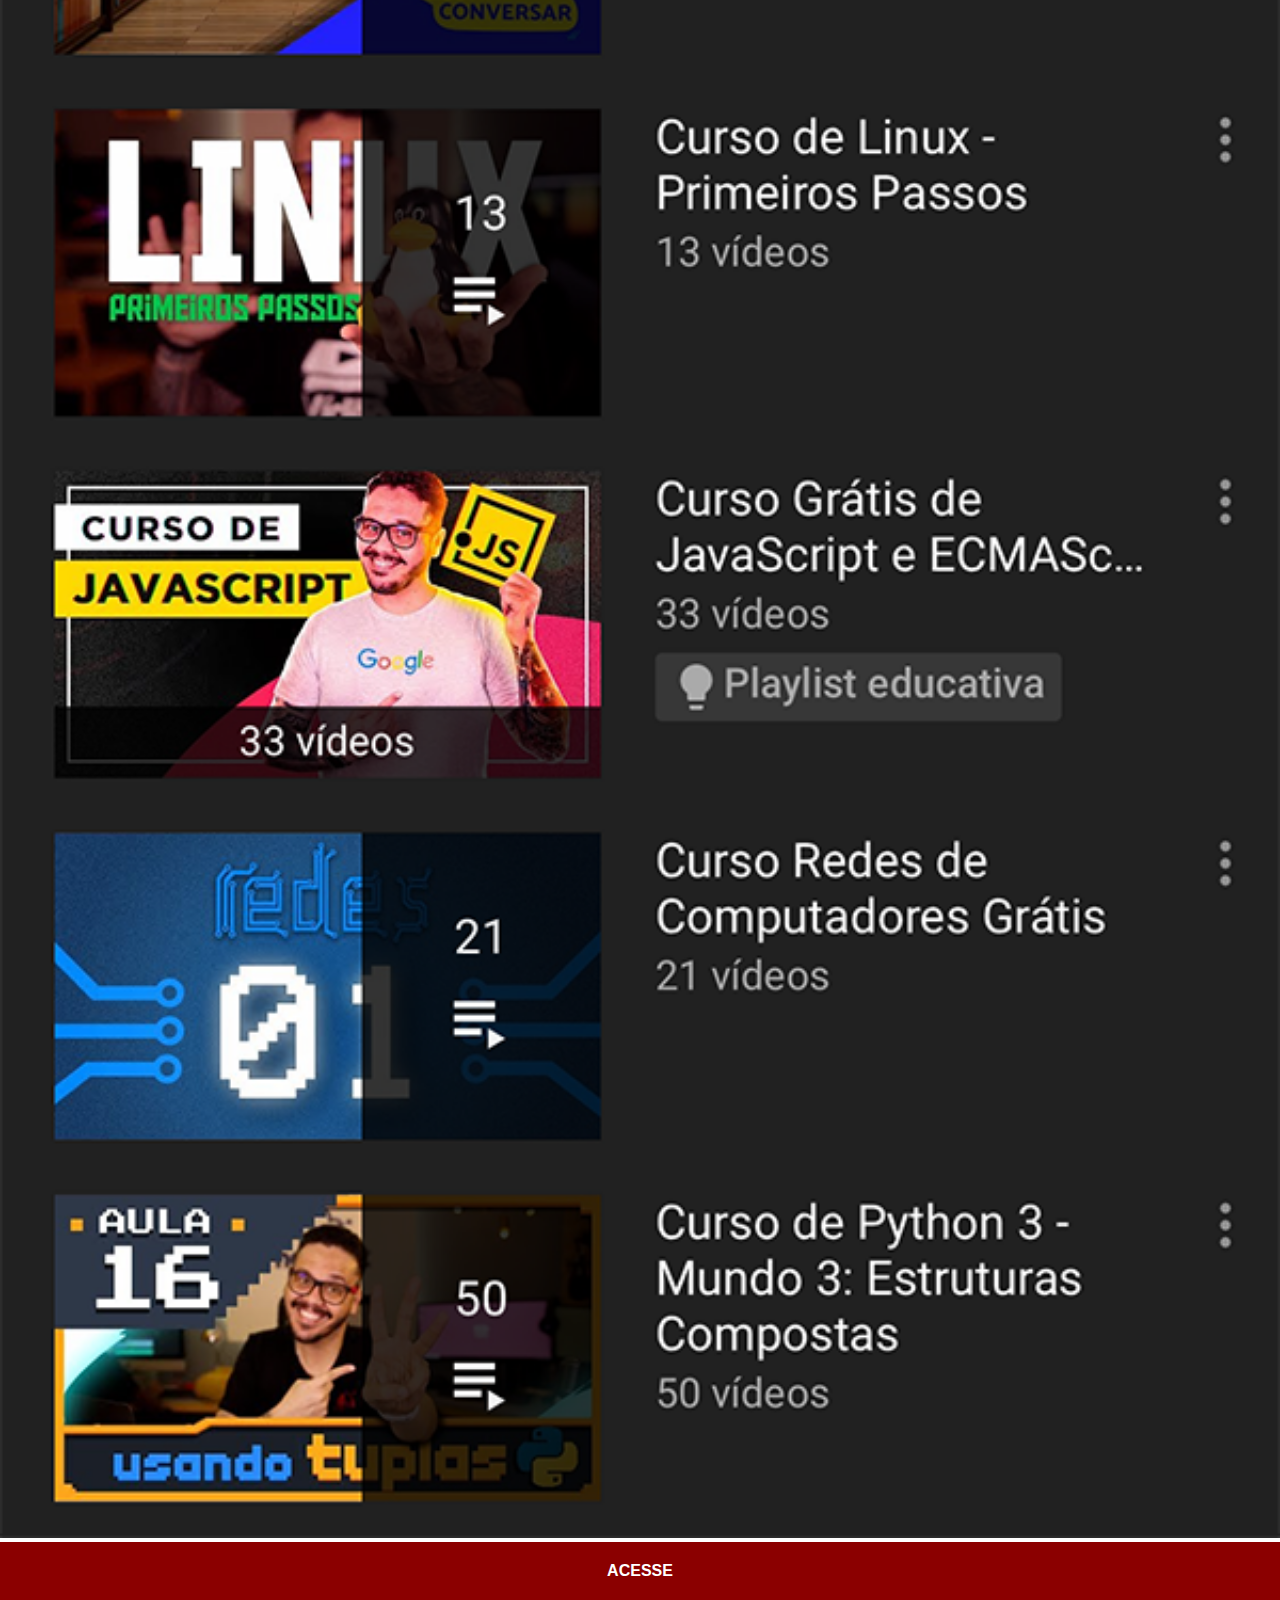
<file: youtube.html>
<!DOCTYPE html>
<html lang="pt-br">
<head>
    <meta charset="UTF-8">
    <meta name="viewport" content="width=device-width, initial-scale=1.0">
    <title>YouTube</title>
    <link rel="stylesheet" href="estilos/social.css">
    
</head>
<body>
    <img src="imagens/tela-youtube.png" alt="YouTube">
    <a href="https://www.youtube.com/c/CursoemV%C3%ADdeo/playlists" target="_blank">ACESSE</a>
    
</body>
</html>
</file>
<file: estilos/style.css>
@charset "UTF-8";

*{
    margin: 0px;
    padding: 0px;
    font-family: Arial, Helvetica, sans-serif;

}

html, body {
    height: 100vh;
    width: 100vw;
    background-color: black;
}

body {
    background: url('../imagens/fundo-madeira.jpg') no-repeat top center;
    background-size: cover;
    background-attachment: fixed;
}

main {
    height: 100vh;
    position: relative;
    
}

section#telefone {
    position: absolute;
    top: 50%;
    left: 50%;
    transform: translate(-50%, -50%);


    height: 627px;
    width: 311px;
    
    background: url('../imagens/frame-iphone.png') no-repeat;
    

}

iframe#tela {
    position: relative;
    top: 80px;
    left: 22px;
    width: 267px;
    height: 471px;
}

section#redes-sociais {
    text-align: right;
}

section#redes-sociais img {
    width: 50px;
    margin: 10px;
    border-radius: 50%;
    box-shadow: 2px 2px 5px rgba(0, 0, 0, 0.400);
    box-sizing: border-box;

}

section#redes-sociais img:hover {
    border: 2px solid rgba(255, 255, 255, 0.603);
    transform: translate(-3px, -3px);
    box-shadow: 5px 5px 10px rgba(0, 0, 0, 0.603);
    transition: transform 0.5s, border 1s;

}
</file>
<file: estilos/social.css>
@charset "UTF-8";

*{
    margin: 0px;
    padding: 0px;
    font-family: Arial, Helvetica, sans-serif;
}

::-webkit-scrollbar {
    width: 0px;
    height: 0px;
}
    



img {
    width: 100vw;



}

a{
    display: block;
    background-color: darkred;
    color: white;
    padding: 20px;
    text-align: center;
    font-weight: bolder;
    text-decoration: none;

}

a:hover {
    background-color: red;
}
</file>
